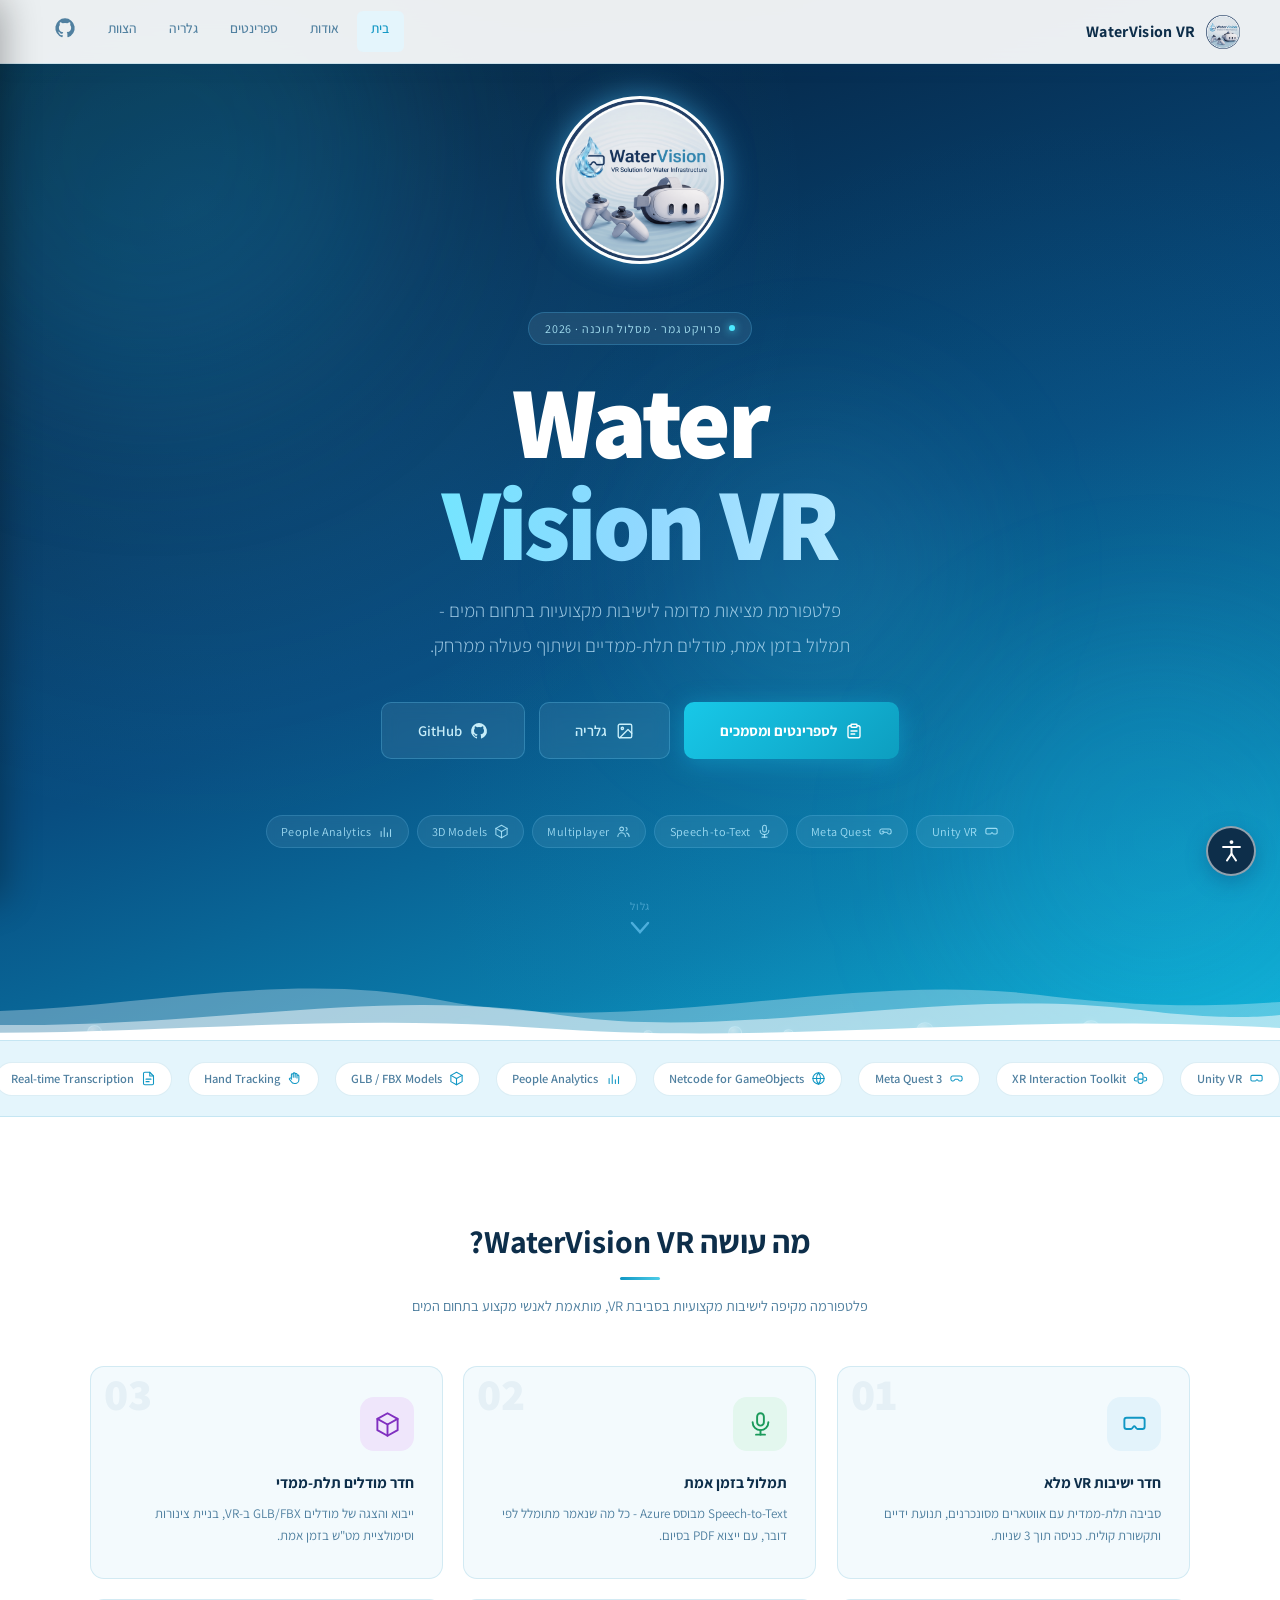
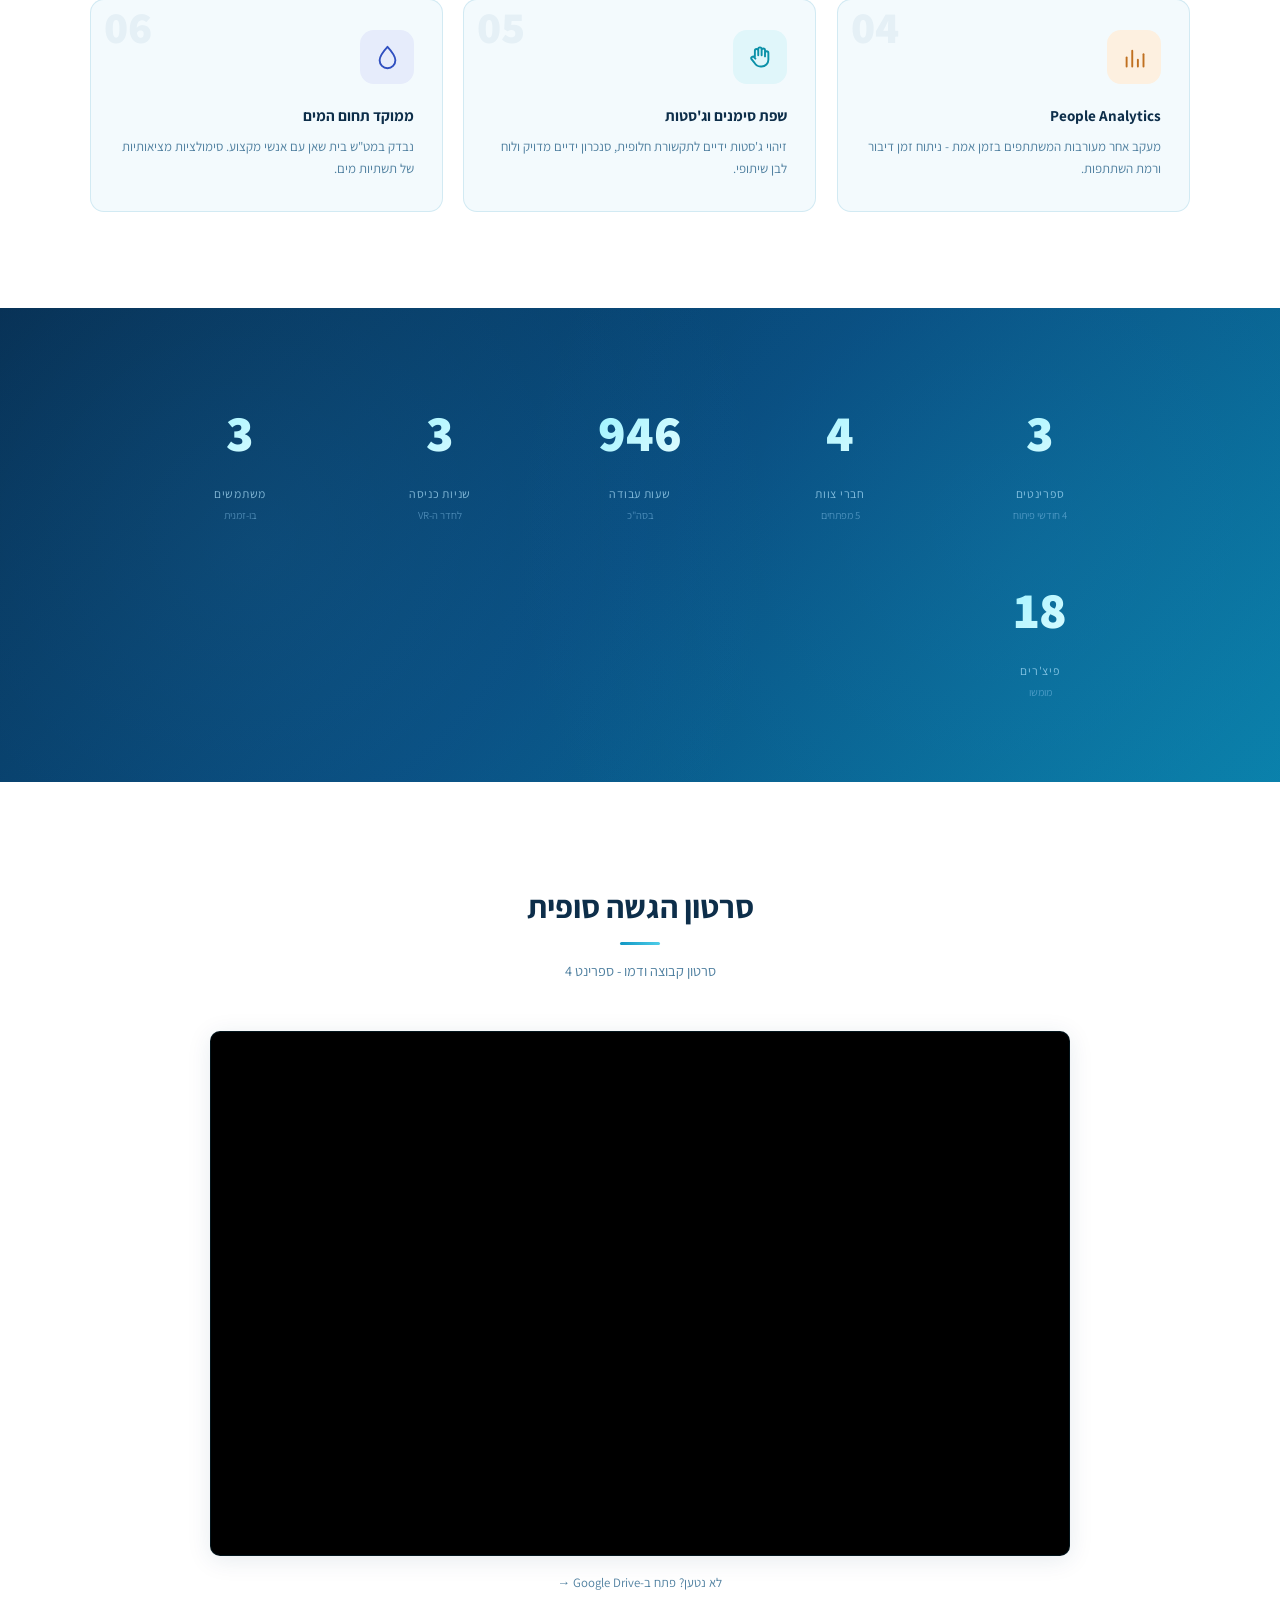
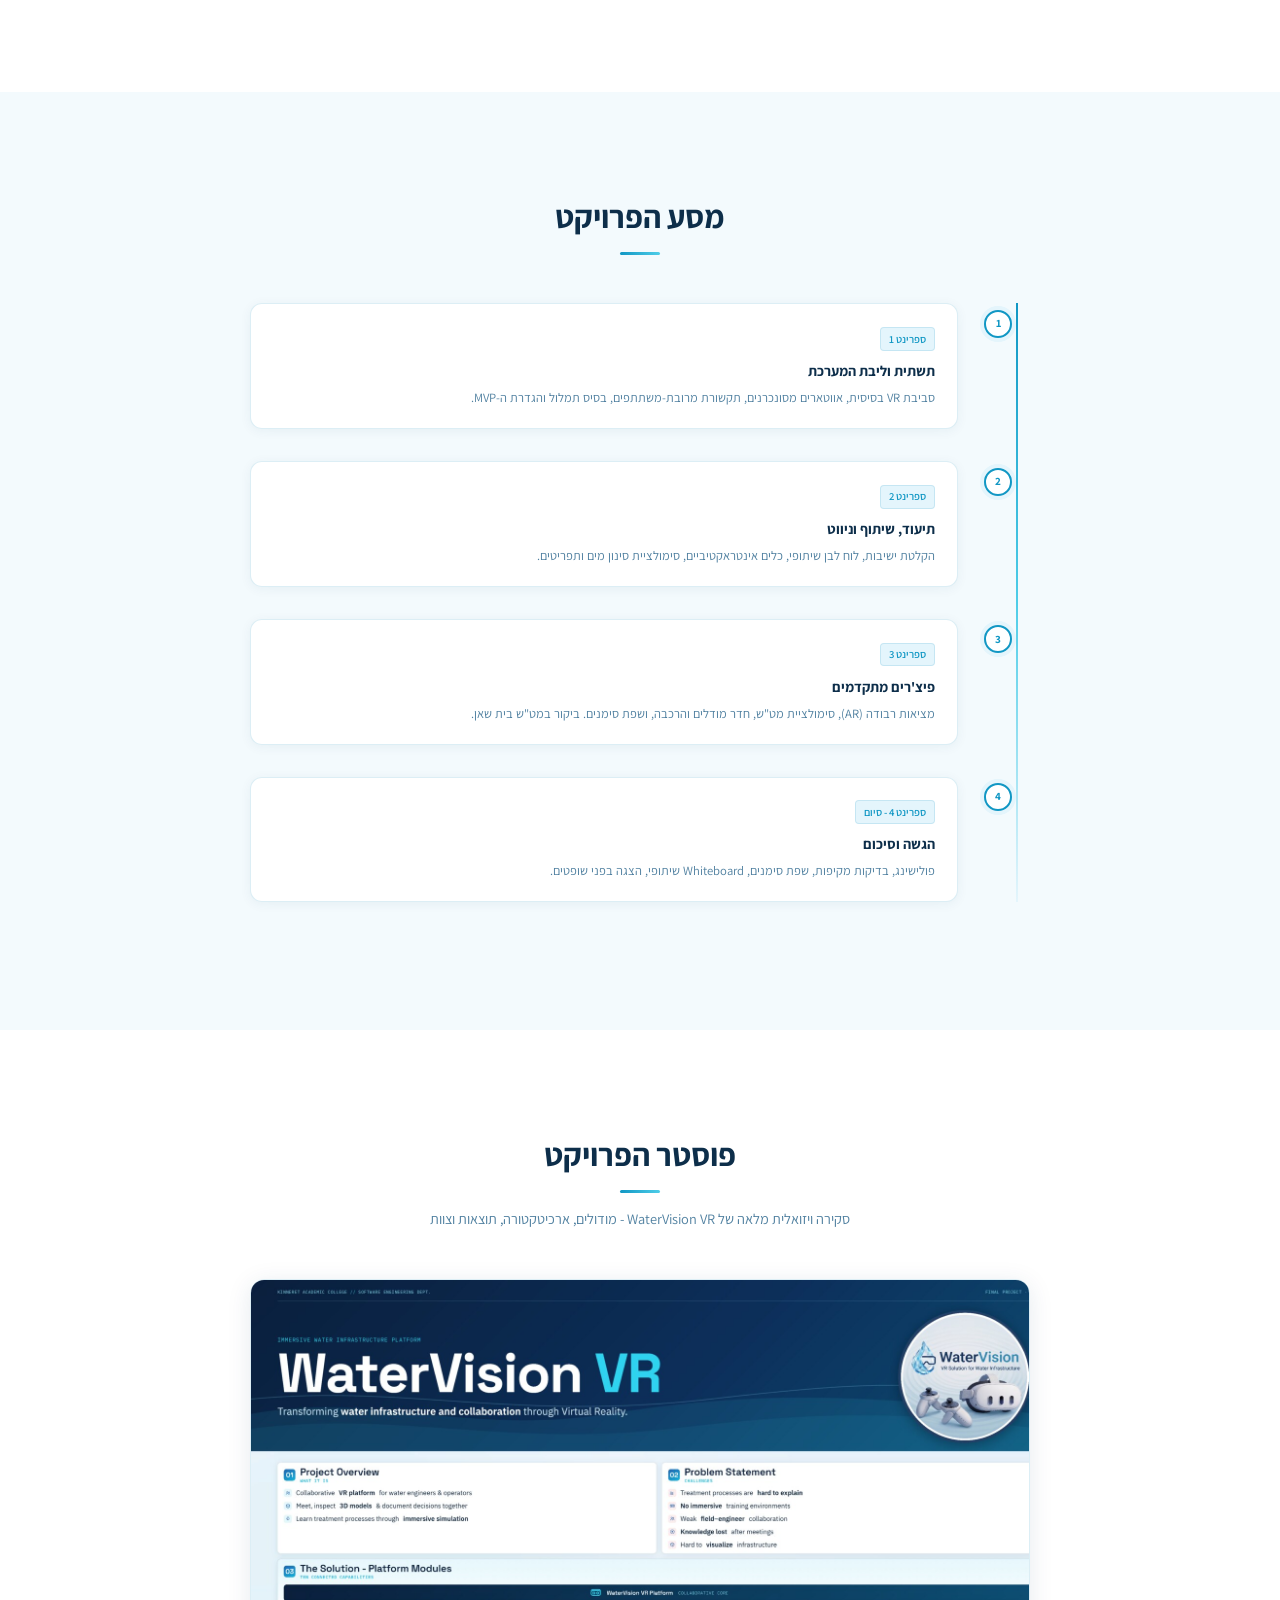
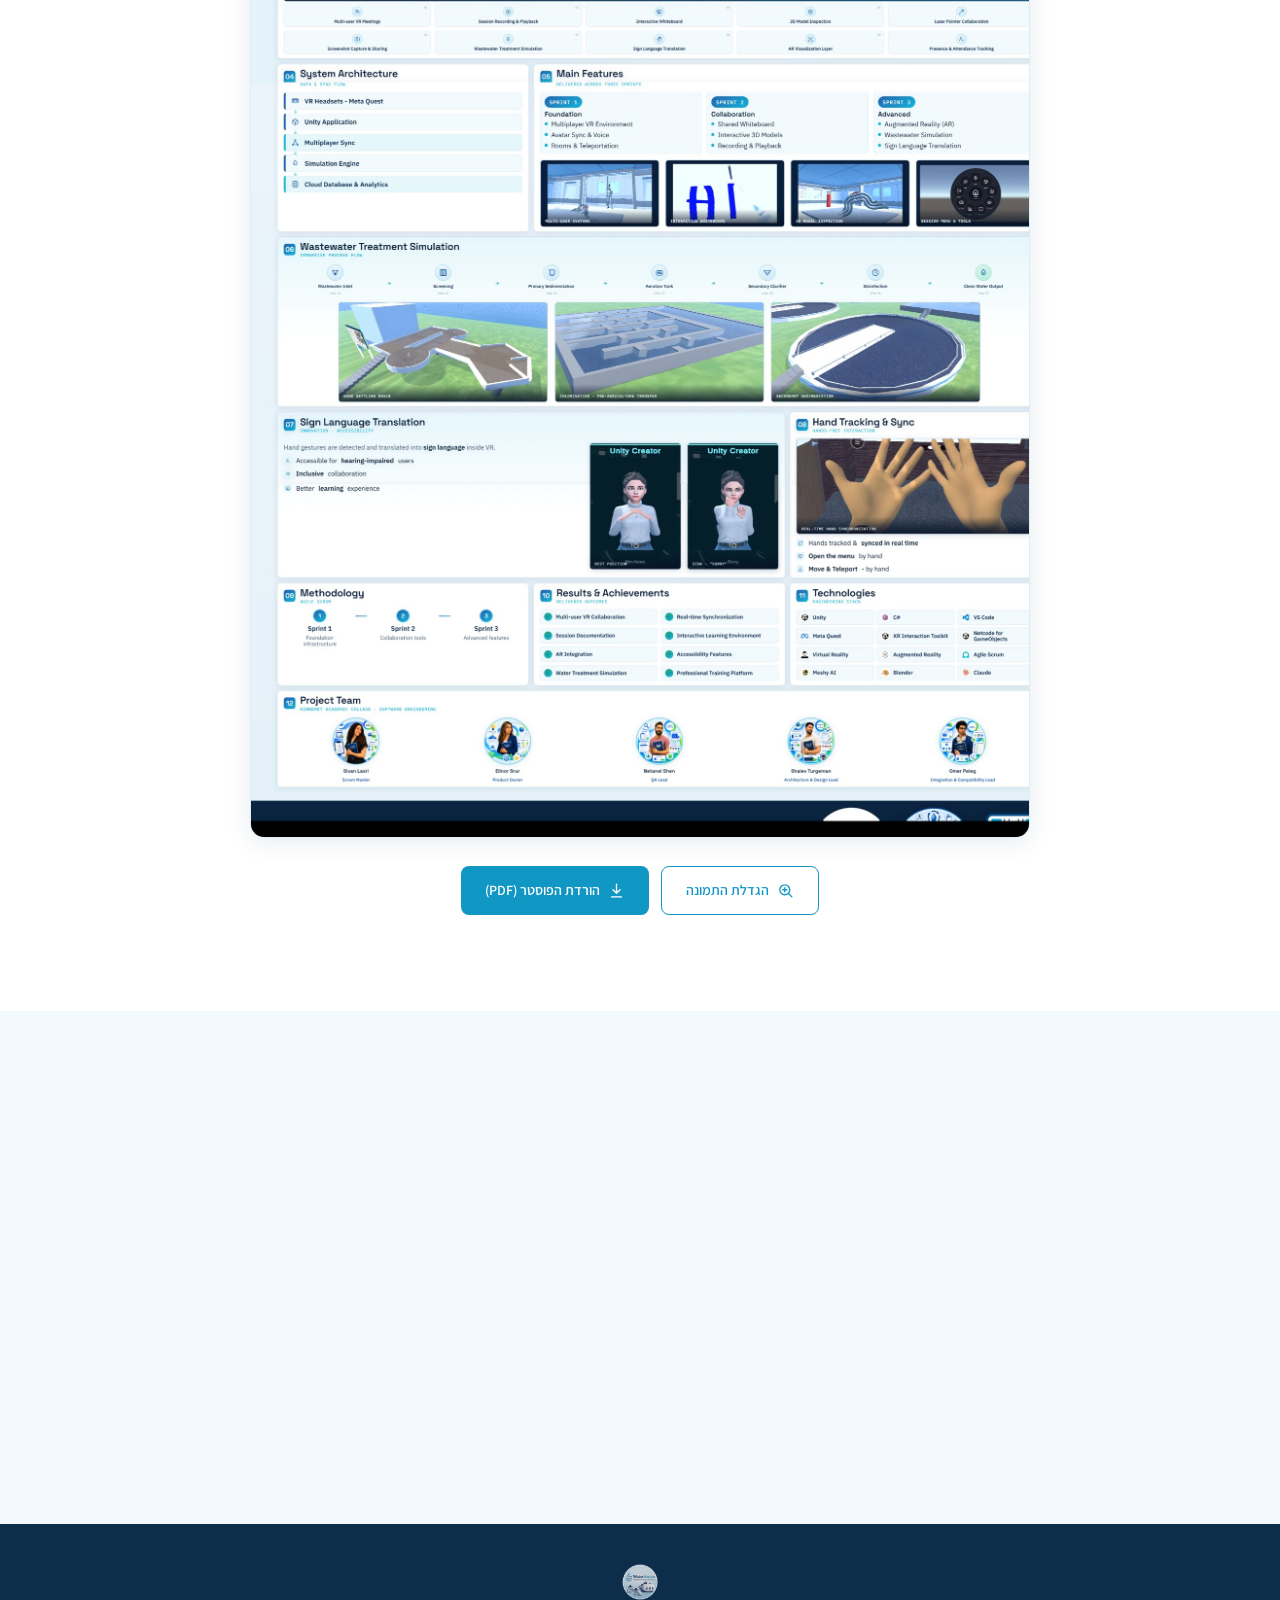
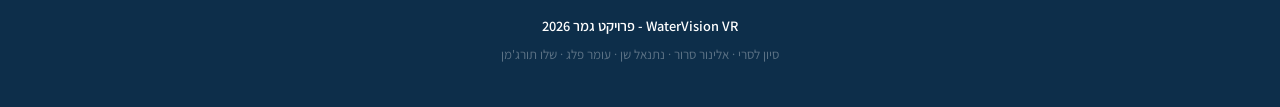
<file: index.html>
<!DOCTYPE html>
<html lang="he" dir="rtl">
<head>
  <meta charset="UTF-8" />
  <meta name="viewport" content="width=device-width, initial-scale=1.0" />
  <title>WaterVision VR - פרויקט גמר</title>
  <link rel="icon" href="assets/favicon.ico" sizes="any" />
  <link rel="icon" type="image/png" href="assets/favicon-32.png" sizes="32x32" />
  <link rel="apple-touch-icon" href="assets/favicon-180.png" />
  <link rel="preconnect" href="https://fonts.googleapis.com">
  <link rel="preconnect" href="https://fonts.gstatic.com" crossorigin>
  <link href="https://fonts.googleapis.com/css2?family=Assistant:wght@300;400;500;600;700;800&display=swap" rel="stylesheet">
  <link rel="stylesheet" href="css/style.css?v=9" />
  <script>/*a11y-init*/try{var a=JSON.parse(localStorage.getItem("wv_a11y")||"{}"),c=document.documentElement;["contrast","grayscale","links","readable","no-motion","big-cursor"].forEach(function(k){if(a[k])c.classList.add("a11y-"+k)});if(a.font&&a.font!=100)c.style.fontSize=a.font+"%";}catch(e){}</script>
  <script>try{if(sessionStorage.getItem('wv_splash'))document.documentElement.className+=' splash-seen';}catch(e){}</script>
  <style>
/* ═══════════════════════════════
   HOME PAGE EXCLUSIVE STYLES
═══════════════════════════════ */

/* ── HERO ─────────────────────── */
#hero {
  min-height: 100vh;
  background: linear-gradient(160deg, #031829 0%, #062e52 25%, #084d80 55%, #0a7dac 80%, #0fb3d8 100%);
  position: relative;
  overflow: hidden;
  display: flex;
  align-items: center;
  justify-content: center;
}

#hero::before {
  content: '';
  position: absolute; inset: 0;
  background:
    radial-gradient(circle at 15% 20%, rgba(80,200,255,0.12), transparent 45%),
    radial-gradient(circle at 85% 75%, rgba(30,180,220,0.10), transparent 50%);
  pointer-events: none;
}

.orb {
  position: absolute; border-radius: 50%;
  filter: blur(80px);
  animation: orb-pulse var(--d,8s) ease-in-out infinite alternate;
  pointer-events: none;
}
.orb-1 { width:500px;height:500px; background:rgba(14,150,200,0.18); top:-100px; left:-100px; --d:9s; }
.orb-2 { width:400px;height:400px; background:rgba(30,200,240,0.12); bottom:0; right:-80px; --d:12s; }
.orb-3 { width:300px;height:300px; background:rgba(80,220,255,0.1); top:40%; right:25%; --d:7s; }
@keyframes orb-pulse { from{transform:scale(0.9) translateY(0)} to{transform:scale(1.1) translateY(-30px)} }

.bubble {
  position: absolute; border-radius: 50%;
  background: radial-gradient(circle at 32% 28%, rgba(255,255,255,0.30), rgba(120,220,255,0.05) 70%);
  border: 1px solid rgba(130,225,255,0.35);
  box-shadow: 0 0 10px rgba(120,220,255,0.15);
  animation: bubble-rise var(--d,15s) ease-in infinite var(--delay,0s);
  pointer-events: none;
}
@keyframes bubble-rise {
  0%   { transform:translateY(0) scale(1); opacity:0; }
  10%  { opacity:0.7; }
  80%  { opacity:0.4; }
  100% { transform:translateY(-110vh) scale(0.4); opacity:0; }
}

.wave-container { position:absolute; bottom:0; left:0; right:0; pointer-events:none; }
.wave-container svg { display:block; }

.hero-content {
  position: relative; z-index: 2;
  text-align: center;
  padding: 6rem 2rem 12rem;
  max-width: 900px;
}

/* ── FLIP COIN LOGO ─────────────── */
.hero-coin {
  width: 168px; height: 168px;
  margin: 0 auto 3rem;
  perspective: 1000px;
  cursor: pointer;
  animation: coin-float 5s ease-in-out infinite;
}
@keyframes coin-float { 0%,100%{transform:translateY(0)} 50%{transform:translateY(-12px)} }
.coin-inner {
  position: relative; width: 100%; height: 100%;
  transform-style: preserve-3d;
  animation: coin-flip 7s ease-in-out infinite;
}
.hero-coin:hover .coin-inner { animation-play-state: paused; }
@keyframes coin-flip {
  0%, 38%   { transform: rotateY(0deg); }
  50%, 88%  { transform: rotateY(180deg); }
  100%      { transform: rotateY(360deg); }
}
.coin-face {
  position: absolute; inset: 0;
  border-radius: 50%;
  overflow: hidden;
  backface-visibility: hidden;
  -webkit-backface-visibility: hidden;
  border: 3px solid rgba(255,255,255,0.85);
  box-shadow: 0 0 30px rgba(80,200,255,0.5), inset 0 0 12px rgba(0,0,0,0.15);
  background: #eaf6fc;
}
.coin-face img { width: 100%; height: 100%; object-fit: cover; display: block; }
.coin-back { transform: rotateY(180deg); }

.hero-eyebrow {
  display: inline-flex; align-items: center; gap: 0.5rem;
  background: rgba(255,255,255,0.08); border: 1px solid rgba(80,200,255,0.25);
  border-radius: 20px; padding: 0.3rem 1rem;
  font-size: 0.75rem; color: rgba(180,240,255,0.9);
  letter-spacing: 0.08em; text-transform: uppercase;
  margin-bottom: 1.5rem; backdrop-filter: blur(6px);
}
.eyebrow-dot {
  width:6px; height:6px; border-radius:50%;
  background:#4ce8ff; box-shadow:0 0 8px #4ce8ff;
  animation: dot-blink 2s ease-in-out infinite;
}
@keyframes dot-blink { 0%,100%{opacity:1} 50%{opacity:0.3} }

.hero-title {
  font-size: clamp(3.5rem, 8vw, 6.5rem);
  font-weight: 900; line-height: 1.0;
  margin-bottom: 0.6rem; letter-spacing: -0.03em;
}
.hero-title .w1 { color: white; display: block; }
.hero-title .w2 {
  display: block;
  background: linear-gradient(100deg, #5cf0ff, #90d8ff, #d0f5ff);
  -webkit-background-clip: text; -webkit-text-fill-color: transparent; background-clip: text;
}

.hero-desc {
  font-size: clamp(1rem, 2.2vw, 1.18rem);
  color: rgba(200,235,255,0.75);
  max-width: 560px; margin: 1.2rem auto 2.5rem;
  line-height: 1.85; font-weight: 300;
}

.hero-cta { display:flex; gap:0.9rem; justify-content:center; flex-wrap:wrap; margin-bottom:3.5rem; }
.cta-primary {
  background: linear-gradient(135deg, #18c8e8, #0d9ec0);
  color: white; padding: 0.9rem 2.2rem; border-radius: 10px;
  font-size: 0.92rem; font-weight: 700;
  box-shadow: 0 4px 24px rgba(20,180,220,0.45);
  transition: transform 0.2s, box-shadow 0.2s;
  text-decoration: none; display: inline-flex; align-items: center; gap: 0.55rem;
}
.cta-primary:hover { transform:translateY(-3px); box-shadow:0 8px 32px rgba(20,180,220,0.6); color:white; }
.cta-ghost {
  background: rgba(255,255,255,0.07); color: rgba(210,245,255,0.95);
  border: 1.5px solid rgba(100,200,240,0.3); padding: 0.9rem 2.2rem;
  border-radius: 10px; font-size: 0.92rem; font-weight: 600;
  backdrop-filter: blur(8px); transition: all 0.2s;
  text-decoration: none; display: inline-flex; align-items: center; gap: 0.55rem;
}
.cta-ghost:hover { background:rgba(255,255,255,0.14); color:white; }
.cta-primary svg, .cta-ghost svg { width:18px; height:18px; }

.tech-row { display:flex; gap:0.5rem; justify-content:center; flex-wrap:wrap; }
.tech-badge {
  background:rgba(255,255,255,0.07); border:1px solid rgba(120,210,255,0.2);
  color:rgba(180,235,255,0.85); padding:0.32rem 0.9rem;
  border-radius:20px; font-size:0.76rem; backdrop-filter:blur(4px); letter-spacing:0.03em;
  display:inline-flex; align-items:center; gap:0.4rem;
}
.tech-badge svg { width:15px; height:15px; }

.scroll-arrow {
  position:absolute; bottom:105px; left:50%; transform:translateX(-50%); z-index:2;
  display:flex; flex-direction:column; align-items:center; gap:0.3rem;
  color:rgba(150,220,255,0.45); font-size:0.7rem; letter-spacing:0.06em;
}
.scroll-arrow svg { animation:arr-bounce 2.5s ease-in-out infinite; }
@keyframes arr-bounce { 0%,100%{transform:translateY(0)} 50%{transform:translateY(6px)} }

/* ── MARQUEE ─────────────────── */
.marquee-section { background:var(--pale); padding:1.3rem 0; overflow:hidden; border-top:1px solid var(--border); border-bottom:1px solid var(--border); }
.marquee-track { display:flex; width:max-content; animation:marquee-go 40s linear infinite; }
.marquee-track:hover { animation-play-state:paused; }
.marquee-group { display:flex; align-items:center; gap:1rem; padding-left:1rem; }
.marquee-item {
  display:flex; align-items:center; gap:0.45rem;
  font-size:0.78rem; font-weight:600; color:var(--muted);
  white-space:nowrap; padding:0.3rem 0.95rem;
  background:white; border:1px solid var(--border); border-radius:20px;
}
.marquee-item svg { width:15px; height:15px; color:var(--teal); flex-shrink:0; }
@keyframes marquee-go { from{transform:translateX(0)} to{transform:translateX(-50%)} }

/* ── FEATURES ────────────────── */
.features-bg { background:white; padding:6rem 2rem; }
.features-inner { max-width:1100px; margin:0 auto; }

.feature-grid {
  display:grid; grid-template-columns:repeat(3,1fr);
  gap:1.25rem; margin-top:3rem;
}
@media(max-width:900px){ .feature-grid{grid-template-columns:1fr 1fr;} }
@media(max-width:600px){ .feature-grid{grid-template-columns:1fr;} }

.feat-card {
  border-radius:14px; padding:1.9rem 1.75rem;
  border:1px solid var(--border); position:relative; overflow:hidden;
  background:var(--bg); transition:transform 0.3s, box-shadow 0.3s;
}
.feat-card:hover { transform:translateY(-6px); box-shadow:0 16px 40px rgba(10,80,130,0.13); }
.feat-num { font-size:2.8rem; font-weight:900; color:rgba(10,80,130,0.06); position:absolute; top:0.3rem; left:0.8rem; line-height:1; user-select:none; }
.feat-icon {
  width:54px; height:54px; border-radius:14px;
  display:flex; align-items:center; justify-content:center;
  margin-bottom:1.1rem; position:relative; z-index:1;
}
.feat-icon svg { width:27px; height:27px; }
.feat-card:nth-child(1) .feat-icon { background:#e3f3fb; color:#1197c4; }
.feat-card:nth-child(2) .feat-icon { background:#e3f7ee; color:#1a9a5a; }
.feat-card:nth-child(3) .feat-icon { background:#efe6fb; color:#8030c0; }
.feat-card:nth-child(4) .feat-icon { background:#fdf0e0; color:#c07020; }
.feat-card:nth-child(5) .feat-icon { background:#e0f6fa; color:#0c91a8; }
.feat-card:nth-child(6) .feat-icon { background:#e6ecfb; color:#3050c0; }
.feat-card h3 { font-size:0.95rem; font-weight:700; color:var(--navy); margin-bottom:0.45rem; }
.feat-card p { font-size:0.82rem; color:var(--muted); line-height:1.7; }

/* ── STATS ───────────────────── */
.stats-section {
  background:linear-gradient(135deg,#062e52 0%,#084d80 50%,#0980aa 100%);
  padding:5rem 2rem; position:relative; overflow:hidden;
}
.stats-section::before {
  content:''; position:absolute; inset:0;
  background-image:
    radial-gradient(circle at 20% 50%,rgba(80,200,255,0.08) 0,transparent 50%),
    radial-gradient(circle at 80% 50%,rgba(80,200,255,0.06) 0,transparent 50%);
}
.stats-inner { max-width:960px; margin:0 auto; position:relative; }
.stats-grid { display:grid; grid-template-columns:repeat(auto-fit,minmax(140px,1fr)); gap:2.5rem; text-align:center; }
.stat-box .num {
  font-size:3.2rem; font-weight:900;
  background:linear-gradient(135deg,#7ef0ff,white);
  -webkit-background-clip:text; -webkit-text-fill-color:transparent; background-clip:text;
  display:block;
}
.stat-box .lbl { font-size:0.75rem; color:rgba(180,230,255,0.7); margin-top:0.35rem; letter-spacing:0.06em; text-transform:uppercase; }
.stat-box .sub { font-size:0.67rem; color:rgba(140,200,240,0.5); margin-top:0.12rem; }

/* ── VIDEO ───────────────────── */
.video-section { padding:6rem 2rem; background:white; }
.video-inner { max-width:860px; margin:0 auto; }

/* ── TIMELINE ────────────────── */
.timeline-section { padding:6rem 2rem; background:var(--bg); }
.timeline-inner { max-width:780px; margin:0 auto; }
.timeline { position:relative; padding-right:2rem; }
.timeline::before {
  content:''; position:absolute; top:0; right:12px; bottom:0; width:2px;
  background:linear-gradient(to bottom,var(--teal),var(--cyan),var(--pale));
}
.timeline-item { position:relative; margin-bottom:2rem; padding-right:2.5rem; }
.timeline-dot {
  position:absolute; top:0.4rem; right:-14px;
  width:28px; height:28px; border-radius:50%;
  background:white; border:2px solid var(--teal);
  display:flex; align-items:center; justify-content:center;
  font-size:0.7rem; font-weight:700; color:var(--teal);
  box-shadow:0 0 0 4px var(--pale); z-index:1;
}
.timeline-card {
  background:white; border:1px solid var(--border); border-radius:12px;
  padding:1.2rem 1.4rem; box-shadow:0 2px 12px rgba(10,60,100,0.06);
  transition:transform 0.25s, box-shadow 0.25s;
}
.timeline-card:hover { transform:translateX(-4px); box-shadow:0 6px 24px rgba(10,80,130,0.1); }
.timeline-card h3 { font-size:0.9rem; font-weight:700; color:var(--navy); margin-bottom:0.3rem; }
.timeline-card p { font-size:0.79rem; color:var(--muted); line-height:1.65; }
.timeline-tag {
  display:inline-block; background:var(--pale); color:var(--teal);
  border:1px solid var(--border); border-radius:4px; padding:0.1rem 0.5rem;
  font-size:0.67rem; font-weight:600; margin-bottom:0.45rem;
}

/* ── POSTER ──────────────────── */
.poster-section { padding: 6rem 2rem; background: white; }
.poster-inner { max-width: 780px; margin: 0 auto; }
.poster-frame { position: relative; }
.poster-link {
  display: block; border-radius: 14px; overflow: hidden;
  border: 1px solid var(--border); box-shadow: var(--shadow);
  position: relative;
}
.poster-link img { width: 100%; display: block; transition: transform 0.4s; }
.poster-link:hover img { transform: scale(1.02); }
.poster-zoom-hint {
  position: absolute; top: 1rem; left: 1rem;
  background: rgba(6,40,71,0.82); color: white;
  display: inline-flex; align-items: center; gap: 0.4rem;
  padding: 0.4rem 0.85rem; border-radius: 8px;
  font-size: 0.78rem; font-weight: 600;
  backdrop-filter: blur(4px); opacity: 0; transition: opacity 0.25s;
}
.poster-link:hover .poster-zoom-hint { opacity: 1; }
.poster-zoom-hint svg { width: 15px; height: 15px; }
.poster-actions { display: flex; gap: 0.75rem; justify-content: center; margin-top: 1.75rem; flex-wrap: wrap; }
.poster-actions .btn svg { width: 17px; height: 17px; }

/* ── QUICK NAV ───────────────── */
.quicknav-section { padding:5rem 2rem; background:white; }
.quicknav-inner { max-width:1100px; margin:0 auto; }
.quicknav-grid { display:grid; grid-template-columns:repeat(auto-fit,minmax(240px,1fr)); gap:1.5rem; margin-top:2.5rem; }
.qn-card {
  border-radius:16px; overflow:hidden; border:1px solid var(--border);
  text-decoration:none; display:block; background:white;
  transition:transform 0.25s, box-shadow 0.25s;
}
.qn-card:hover { transform:translateY(-6px); box-shadow:0 16px 40px rgba(10,80,130,0.14); }
.qn-banner { height:100px; display:flex; align-items:center; justify-content:center; color:white; }
.qn-banner svg { width:42px; height:42px; opacity:0.95; }
.qn-b1 { background:linear-gradient(135deg,#062e52,#1197c4); }
.qn-b2 { background:linear-gradient(135deg,#1a4a20,#28b860); }
.qn-b3 { background:linear-gradient(135deg,#3a1a6e,#9030d0); }
.qn-body { padding:1.25rem 1.5rem 1.5rem; }
.qn-body h3 { font-size:0.93rem; font-weight:700; color:var(--navy); margin-bottom:0.3rem; }
.qn-body p { font-size:0.79rem; color:var(--muted); margin-bottom:0.7rem; }
.qn-link { font-size:0.79rem; font-weight:600; color:var(--teal); }
  </style>
</head>
<body>

<!-- SPLASH -->
<div id="splash">
  <div class="splash-inner">
    <img src="assets/logo.png" alt="WaterVision VR" class="splash-logo" />
    <div class="splash-title">WaterVision VR</div>
    <div class="splash-loader"><span></span></div>
  </div>
  <span class="splash-bubble" style="left:20%;width:12px;height:12px;--d:6s;--delay:0s"></span>
  <span class="splash-bubble" style="left:45%;width:8px;height:8px;--d:7s;--delay:1.5s"></span>
  <span class="splash-bubble" style="left:70%;width:14px;height:14px;--d:8s;--delay:0.8s"></span>
  <span class="splash-bubble" style="left:85%;width:9px;height:9px;--d:6.5s;--delay:2.2s"></span>
  <span class="splash-bubble" style="left:32%;width:10px;height:10px;--d:7.5s;--delay:3s"></span>
</div>

<!-- NAV -->
<nav>
  <div class="nav-logo">
    <img src="assets/logo.png" alt="WaterVision" />
    <span>WaterVision VR</span>
  </div>
  <div class="nav-links">
    <a href="index.html" class="active">בית</a>
    <a href="about.html">אודות</a>
    <a href="sprints.html">ספרינטים</a>
    <a href="gallery.html">גלריה</a>
    <a href="team.html">הצוות</a>
    <a href="https://github.com/SivanSoftware/WaterVision_VR" target="_blank" rel="noopener" class="nav-github" aria-label="GitHub" title="GitHub"><svg width="22" height="22" viewBox="0 0 24 24" fill="currentColor" aria-hidden="true"><path d="M12 1.5a10.5 10.5 0 0 0-3.32 20.47c.53.1.72-.23.72-.5v-1.8c-2.92.63-3.54-1.4-3.54-1.4-.48-1.22-1.17-1.55-1.17-1.55-.96-.65.07-.64.07-.64 1.06.07 1.62 1.09 1.62 1.09.94 1.6 2.47 1.14 3.07.87.1-.68.37-1.14.67-1.4-2.33-.27-4.78-1.17-4.78-5.18 0-1.15.41-2.08 1.08-2.82-.11-.27-.47-1.34.1-2.79 0 0 .88-.28 2.88 1.07a9.9 9.9 0 0 1 5.24 0c2-1.35 2.88-1.07 2.88-1.07.57 1.45.21 2.52.1 2.79.67.74 1.08 1.67 1.08 2.82 0 4.02-2.46 4.9-4.8 5.16.38.33.72.97.72 1.96v2.9c0 .28.19.61.73.5A10.5 10.5 0 0 0 12 1.5z"/></svg></a>
  </div>
</nav>

<!-- HERO -->
<section id="hero">
  <div class="orb orb-1"></div>
  <div class="orb orb-2"></div>
  <div class="orb orb-3"></div>

  <div class="bubble" style="width:12px;height:12px;bottom:0%;right:9%;--d:14s;--delay:0s"></div>
  <div class="bubble" style="width:8px;height:8px;bottom:0%;right:18%;--d:11s;--delay:2s"></div>
  <div class="bubble" style="width:18px;height:18px;bottom:0%;right:27%;--d:16s;--delay:1s"></div>
  <div class="bubble" style="width:6px;height:6px;bottom:0%;right:34%;--d:9s;--delay:3s"></div>
  <div class="bubble" style="width:14px;height:14px;bottom:0%;right:42%;--d:13s;--delay:0.5s"></div>
  <div class="bubble" style="width:10px;height:10px;bottom:0%;right:49%;--d:12s;--delay:4s"></div>
  <div class="bubble" style="width:7px;height:7px;bottom:0%;right:56%;--d:10s;--delay:5s"></div>
  <div class="bubble" style="width:16px;height:16px;bottom:0%;right:63%;--d:15s;--delay:1.5s"></div>
  <div class="bubble" style="width:9px;height:9px;bottom:0%;right:71%;--d:11.5s;--delay:2.6s"></div>
  <div class="bubble" style="width:13px;height:13px;bottom:0%;right:78%;--d:14.5s;--delay:0.9s"></div>
  <div class="bubble" style="width:6px;height:6px;bottom:0%;right:85%;--d:9.5s;--delay:3.7s"></div>
  <div class="bubble" style="width:15px;height:15px;bottom:0%;right:92%;--d:16.5s;--delay:1.9s"></div>
  <div class="bubble" style="width:8px;height:8px;bottom:0%;right:4%;--d:10.5s;--delay:4.5s"></div>
  <div class="bubble" style="width:11px;height:11px;bottom:0%;right:38%;--d:13.5s;--delay:6s"></div>
  <div class="bubble" style="width:7px;height:7px;bottom:0%;right:66%;--d:12.5s;--delay:5.5s"></div>
  <div class="bubble" style="width:20px;height:20px;bottom:0%;right:14%;--d:18s;--delay:2.2s"></div>

  <div class="hero-content">
    <div class="hero-coin" title="לחצו כדי לעצור את הסיבוב">
      <div class="coin-inner">
        <div class="coin-face coin-front"><img src="assets/logo.png" alt="WaterVision VR" /></div>
        <div class="coin-face coin-back"><img src="assets/teamlogo.png" alt="הצוות" /></div>
      </div>
    </div>

    <div class="hero-eyebrow">
      <span class="eyebrow-dot"></span>
      פרויקט גמר &middot; מסלול תוכנה &middot; 2026
    </div>

    <h1 class="hero-title">
      <span class="w1">Water</span>
      <span class="w2">Vision VR</span>
    </h1>

    <p class="hero-desc">
      פלטפורמת מציאות מדומה לישיבות מקצועיות בתחום המים -<br/>
      תמלול בזמן אמת, מודלים תלת-ממדיים ושיתוף פעולה ממרחק.
    </p>

    <div class="hero-cta">
      <a href="sprints.html" class="cta-primary">
        <svg viewBox="0 0 24 24" fill="none" stroke="currentColor" stroke-width="1.8" stroke-linecap="round" stroke-linejoin="round"><rect x="8" y="3" width="8" height="4" rx="1"/><path d="M8 5H6a2 2 0 0 0-2 2v12a2 2 0 0 0 2 2h12a2 2 0 0 0 2-2V7a2 2 0 0 0-2-2h-2"/><line x1="8" y1="12" x2="16" y2="12"/><line x1="8" y1="16" x2="13" y2="16"/></svg>
        לספרינטים ומסמכים
      </a>
      <a href="gallery.html" class="cta-ghost">
        <svg viewBox="0 0 24 24" fill="none" stroke="currentColor" stroke-width="1.8" stroke-linecap="round" stroke-linejoin="round"><rect x="3" y="3" width="18" height="18" rx="2"/><circle cx="8.5" cy="8.5" r="1.5"/><path d="m21 15-5-5L5 21"/></svg>
        גלריה
      </a>
      <a href="https://github.com/SivanSoftware/WaterVision_VR" target="_blank" rel="noopener" class="cta-ghost">
        <svg viewBox="0 0 24 24" fill="currentColor" aria-hidden="true"><path d="M12 1.5a10.5 10.5 0 0 0-3.32 20.47c.53.1.72-.23.72-.5v-1.8c-2.92.63-3.54-1.4-3.54-1.4-.48-1.22-1.17-1.55-1.17-1.55-.96-.65.07-.64.07-.64 1.06.07 1.62 1.09 1.62 1.09.94 1.6 2.47 1.14 3.07.87.1-.68.37-1.14.67-1.4-2.33-.27-4.78-1.17-4.78-5.18 0-1.15.41-2.08 1.08-2.82-.11-.27-.47-1.34.1-2.79 0 0 .88-.28 2.88 1.07a9.9 9.9 0 0 1 5.24 0c2-1.35 2.88-1.07 2.88-1.07.57 1.45.21 2.52.1 2.79.67.74 1.08 1.67 1.08 2.82 0 4.02-2.46 4.9-4.8 5.16.38.33.72.97.72 1.96v2.9c0 .28.19.61.73.5A10.5 10.5 0 0 0 12 1.5z"/></svg>
        GitHub
      </a>
    </div>

    <div class="tech-row">
      <span class="tech-badge">
        <svg viewBox="0 0 24 24" fill="none" stroke="currentColor" stroke-width="1.7" stroke-linecap="round" stroke-linejoin="round"><path d="M3 9a2 2 0 0 1 2-2h14a2 2 0 0 1 2 2v5a2 2 0 0 1-2 2h-3.6a1 1 0 0 1-.8-.4l-1-1.3a1 1 0 0 0-1.6 0l-1 1.3a1 1 0 0 1-.8.4H5a2 2 0 0 1-2-2z"/></svg>
        Unity VR
      </span>
      <span class="tech-badge">
        <svg viewBox="0 0 24 24" fill="none" stroke="currentColor" stroke-width="1.7" stroke-linecap="round" stroke-linejoin="round"><path d="M6 8h12a3 3 0 0 1 3 3v2a3 3 0 0 1-5.5 1.7l-.5-.7a1.5 1.5 0 0 0-1.2-.7h-3.6a1.5 1.5 0 0 0-1.2.7l-.5.7A3 3 0 0 1 3 13v-2a3 3 0 0 1 3-3z"/><line x1="8" y1="11" x2="8" y2="11.01"/><line x1="6.5" y1="12.5" x2="9.5" y2="12.5"/><line x1="16" y1="11" x2="16" y2="11.01"/></svg>
        Meta Quest
      </span>
      <span class="tech-badge">
        <svg viewBox="0 0 24 24" fill="none" stroke="currentColor" stroke-width="1.7" stroke-linecap="round" stroke-linejoin="round"><rect x="9" y="2" width="6" height="11" rx="3"/><path d="M5 10a7 7 0 0 0 14 0"/><line x1="12" y1="17" x2="12" y2="21"/><line x1="8" y1="21" x2="16" y2="21"/></svg>
        Speech-to-Text
      </span>
      <span class="tech-badge">
        <svg viewBox="0 0 24 24" fill="none" stroke="currentColor" stroke-width="1.7" stroke-linecap="round" stroke-linejoin="round"><circle cx="9" cy="8" r="3"/><path d="M3 20a6 6 0 0 1 12 0"/><path d="M16 5.5a3 3 0 0 1 0 5.5M21 20a6 6 0 0 0-4-5.6"/></svg>
        Multiplayer
      </span>
      <span class="tech-badge">
        <svg viewBox="0 0 24 24" fill="none" stroke="currentColor" stroke-width="1.7" stroke-linecap="round" stroke-linejoin="round"><path d="M12 2 3 7v10l9 5 9-5V7z"/><path d="M3 7l9 5 9-5"/><path d="M12 12v10"/></svg>
        3D Models
      </span>
      <span class="tech-badge">
        <svg viewBox="0 0 24 24" fill="none" stroke="currentColor" stroke-width="1.7" stroke-linecap="round" stroke-linejoin="round"><line x1="5" y1="20" x2="5" y2="12"/><line x1="10" y1="20" x2="10" y2="6"/><line x1="15" y1="20" x2="15" y2="14"/><line x1="20" y1="20" x2="20" y2="9"/></svg>
        People Analytics
      </span>
    </div>
  </div>

  <div class="scroll-arrow">
    גלול
    <svg width="20" height="14" viewBox="0 0 20 14" fill="none">
      <path d="M2 2L10 11L18 2" stroke="rgba(120,210,255,0.6)" stroke-width="2.5" stroke-linecap="round"/>
    </svg>
  </div>

  <div class="wave-container">
    <svg viewBox="0 0 1440 100" preserveAspectRatio="none" style="height:100px" xmlns="http://www.w3.org/2000/svg">
      <path d="M0,60 C200,100 400,20 600,60 C800,100 1000,30 1200,55 C1320,70 1390,65 1440,62 L1440,100 L0,100Z" fill="white" opacity="0.3"/>
      <path d="M0,75 C300,110 500,40 720,75 C900,102 1100,45 1300,70 C1380,80 1420,77 1440,75 L1440,100 L0,100Z" fill="white" opacity="0.5"/>
      <path d="M0,88 C250,105 450,70 700,88 C950,106 1150,72 1440,88 L1440,100 L0,100Z" fill="white"/>
    </svg>
  </div>
</section>

<!-- MARQUEE -->
<div class="marquee-section">
  <div class="marquee-track" id="marqueeTrack">
    <div class="marquee-group">
      <span class="marquee-item"><svg viewBox="0 0 24 24" fill="none" stroke="currentColor" stroke-width="1.7" stroke-linecap="round" stroke-linejoin="round"><path d="M3 9a2 2 0 0 1 2-2h14a2 2 0 0 1 2 2v5a2 2 0 0 1-2 2h-3.6a1 1 0 0 1-.8-.4l-1-1.3a1 1 0 0 0-1.6 0l-1 1.3a1 1 0 0 1-.8.4H5a2 2 0 0 1-2-2z"/></svg>Unity VR</span>
      <span class="marquee-item"><svg viewBox="0 0 24 24" fill="none" stroke="currentColor" stroke-width="1.7" stroke-linecap="round" stroke-linejoin="round"><path d="M18 10h1a3 3 0 0 1 0 6h-1M6 10H5a3 3 0 0 0 0 6h1M9 13h6M12 3a4 4 0 0 1 4 4v9a4 4 0 0 1-8 0V7a4 4 0 0 1 4-4z"/></svg>XR Interaction Toolkit</span>
      <span class="marquee-item"><svg viewBox="0 0 24 24" fill="none" stroke="currentColor" stroke-width="1.7" stroke-linecap="round" stroke-linejoin="round"><path d="M6 8h12a3 3 0 0 1 3 3v2a3 3 0 0 1-5.5 1.7l-.5-.7a1.5 1.5 0 0 0-1.2-.7h-3.6a1.5 1.5 0 0 0-1.2.7l-.5.7A3 3 0 0 1 3 13v-2a3 3 0 0 1 3-3z"/></svg>Meta Quest 3</span>
      <span class="marquee-item"><svg viewBox="0 0 24 24" fill="none" stroke="currentColor" stroke-width="1.7" stroke-linecap="round" stroke-linejoin="round"><circle cx="12" cy="12" r="9"/><path d="M3 12h18M12 3a14 14 0 0 1 0 18M12 3a14 14 0 0 0 0 18"/></svg>Netcode for GameObjects</span>
      <span class="marquee-item"><svg viewBox="0 0 24 24" fill="none" stroke="currentColor" stroke-width="1.7" stroke-linecap="round" stroke-linejoin="round"><line x1="5" y1="20" x2="5" y2="12"/><line x1="10" y1="20" x2="10" y2="6"/><line x1="15" y1="20" x2="15" y2="14"/><line x1="20" y1="20" x2="20" y2="9"/></svg>People Analytics</span>
      <span class="marquee-item"><svg viewBox="0 0 24 24" fill="none" stroke="currentColor" stroke-width="1.7" stroke-linecap="round" stroke-linejoin="round"><path d="M12 2 3 7v10l9 5 9-5V7z"/><path d="M3 7l9 5 9-5"/><path d="M12 12v10"/></svg>GLB / FBX Models</span>
      <span class="marquee-item"><svg viewBox="0 0 24 24" fill="none" stroke="currentColor" stroke-width="1.7" stroke-linecap="round" stroke-linejoin="round"><path d="M7 11V6a1.5 1.5 0 0 1 3 0v4M10 9.5V4.5a1.5 1.5 0 0 1 3 0V10M13 10V5.5a1.5 1.5 0 0 1 3 0V11M16 11V8a1.5 1.5 0 0 1 3 0v6a6 6 0 0 1-6 6h-1a6 6 0 0 1-5.3-3.2L4 13.5a1.5 1.5 0 0 1 2.6-1.5L7.5 13"/></svg>Hand Tracking</span>
      <span class="marquee-item"><svg viewBox="0 0 24 24" fill="none" stroke="currentColor" stroke-width="1.7" stroke-linecap="round" stroke-linejoin="round"><path d="M14 2H6a2 2 0 0 0-2 2v16a2 2 0 0 0 2 2h12a2 2 0 0 0 2-2V8z"/><path d="M14 2v6h6"/><line x1="8" y1="13" x2="16" y2="13"/><line x1="8" y1="17" x2="13" y2="17"/></svg>Real-time Transcription</span>
      <span class="marquee-item"><svg viewBox="0 0 24 24" fill="none" stroke="currentColor" stroke-width="1.7" stroke-linecap="round" stroke-linejoin="round"><path d="M10 13a5 5 0 0 0 7 0l2-2a5 5 0 0 0-7-7l-1 1"/><path d="M14 11a5 5 0 0 0-7 0l-2 2a5 5 0 0 0 7 7l1-1"/></svg>Augmented Reality (AR)</span>
      <span class="marquee-item"><svg viewBox="0 0 24 24" fill="none" stroke="currentColor" stroke-width="1.7" stroke-linecap="round" stroke-linejoin="round"><path d="M12 2.5C12 2.5 5 10 5 14.5a7 7 0 0 0 14 0C19 10 12 2.5 12 2.5z"/></svg>Water Infrastructure</span>
    </div>
    <div class="marquee-group" aria-hidden="true">
      <span class="marquee-item"><svg viewBox="0 0 24 24" fill="none" stroke="currentColor" stroke-width="1.7" stroke-linecap="round" stroke-linejoin="round"><path d="M3 9a2 2 0 0 1 2-2h14a2 2 0 0 1 2 2v5a2 2 0 0 1-2 2h-3.6a1 1 0 0 1-.8-.4l-1-1.3a1 1 0 0 0-1.6 0l-1 1.3a1 1 0 0 1-.8.4H5a2 2 0 0 1-2-2z"/></svg>Unity VR</span>
      <span class="marquee-item"><svg viewBox="0 0 24 24" fill="none" stroke="currentColor" stroke-width="1.7" stroke-linecap="round" stroke-linejoin="round"><path d="M18 10h1a3 3 0 0 1 0 6h-1M6 10H5a3 3 0 0 0 0 6h1M9 13h6M12 3a4 4 0 0 1 4 4v9a4 4 0 0 1-8 0V7a4 4 0 0 1 4-4z"/></svg>XR Interaction Toolkit</span>
      <span class="marquee-item"><svg viewBox="0 0 24 24" fill="none" stroke="currentColor" stroke-width="1.7" stroke-linecap="round" stroke-linejoin="round"><path d="M6 8h12a3 3 0 0 1 3 3v2a3 3 0 0 1-5.5 1.7l-.5-.7a1.5 1.5 0 0 0-1.2-.7h-3.6a1.5 1.5 0 0 0-1.2.7l-.5.7A3 3 0 0 1 3 13v-2a3 3 0 0 1 3-3z"/></svg>Meta Quest 3</span>
      <span class="marquee-item"><svg viewBox="0 0 24 24" fill="none" stroke="currentColor" stroke-width="1.7" stroke-linecap="round" stroke-linejoin="round"><circle cx="12" cy="12" r="9"/><path d="M3 12h18M12 3a14 14 0 0 1 0 18M12 3a14 14 0 0 0 0 18"/></svg>Netcode for GameObjects</span>
      <span class="marquee-item"><svg viewBox="0 0 24 24" fill="none" stroke="currentColor" stroke-width="1.7" stroke-linecap="round" stroke-linejoin="round"><line x1="5" y1="20" x2="5" y2="12"/><line x1="10" y1="20" x2="10" y2="6"/><line x1="15" y1="20" x2="15" y2="14"/><line x1="20" y1="20" x2="20" y2="9"/></svg>People Analytics</span>
      <span class="marquee-item"><svg viewBox="0 0 24 24" fill="none" stroke="currentColor" stroke-width="1.7" stroke-linecap="round" stroke-linejoin="round"><path d="M12 2 3 7v10l9 5 9-5V7z"/><path d="M3 7l9 5 9-5"/><path d="M12 12v10"/></svg>GLB / FBX Models</span>
      <span class="marquee-item"><svg viewBox="0 0 24 24" fill="none" stroke="currentColor" stroke-width="1.7" stroke-linecap="round" stroke-linejoin="round"><path d="M7 11V6a1.5 1.5 0 0 1 3 0v4M10 9.5V4.5a1.5 1.5 0 0 1 3 0V10M13 10V5.5a1.5 1.5 0 0 1 3 0V11M16 11V8a1.5 1.5 0 0 1 3 0v6a6 6 0 0 1-6 6h-1a6 6 0 0 1-5.3-3.2L4 13.5a1.5 1.5 0 0 1 2.6-1.5L7.5 13"/></svg>Hand Tracking</span>
      <span class="marquee-item"><svg viewBox="0 0 24 24" fill="none" stroke="currentColor" stroke-width="1.7" stroke-linecap="round" stroke-linejoin="round"><path d="M14 2H6a2 2 0 0 0-2 2v16a2 2 0 0 0 2 2h12a2 2 0 0 0 2-2V8z"/><path d="M14 2v6h6"/><line x1="8" y1="13" x2="16" y2="13"/><line x1="8" y1="17" x2="13" y2="17"/></svg>Real-time Transcription</span>
      <span class="marquee-item"><svg viewBox="0 0 24 24" fill="none" stroke="currentColor" stroke-width="1.7" stroke-linecap="round" stroke-linejoin="round"><path d="M10 13a5 5 0 0 0 7 0l2-2a5 5 0 0 0-7-7l-1 1"/><path d="M14 11a5 5 0 0 0-7 0l-2 2a5 5 0 0 0 7 7l1-1"/></svg>Augmented Reality (AR)</span>
      <span class="marquee-item"><svg viewBox="0 0 24 24" fill="none" stroke="currentColor" stroke-width="1.7" stroke-linecap="round" stroke-linejoin="round"><path d="M12 2.5C12 2.5 5 10 5 14.5a7 7 0 0 0 14 0C19 10 12 2.5 12 2.5z"/></svg>Water Infrastructure</span>
    </div>
  </div>
</div>

<!-- FEATURES -->
<div class="features-bg">
  <div class="features-inner">
    <div class="sec-title fade-in">
      <h2>מה עושה WaterVision VR?</h2>
      <div class="line"></div>
      <p>פלטפורמה מקיפה לישיבות מקצועיות בסביבת VR, מותאמת לאנשי מקצוע בתחום המים</p>
    </div>
    <div class="feature-grid">
      <div class="feat-card fade-in">
        <span class="feat-num">01</span>
        <div class="feat-icon"><svg viewBox="0 0 24 24" fill="none" stroke="currentColor" stroke-width="1.7" stroke-linecap="round" stroke-linejoin="round"><path d="M3 8a2 2 0 0 1 2-2h14a2 2 0 0 1 2 2v6a2 2 0 0 1-2 2h-4.4a1 1 0 0 1-.8-.4l-1.2-1.6a1 1 0 0 0-1.6 0l-1.2 1.6a1 1 0 0 1-.8.4H5a2 2 0 0 1-2-2z"/></svg></div>
        <h3>חדר ישיבות VR מלא</h3>
        <p>סביבה תלת-ממדית עם אווטארים מסונכרנים, תנועת ידיים ותקשורת קולית. כניסה תוך 3 שניות.</p>
      </div>
      <div class="feat-card fade-in">
        <span class="feat-num">02</span>
        <div class="feat-icon"><svg viewBox="0 0 24 24" fill="none" stroke="currentColor" stroke-width="1.7" stroke-linecap="round" stroke-linejoin="round"><rect x="9" y="2" width="6" height="11" rx="3"/><path d="M5 10a7 7 0 0 0 14 0"/><line x1="12" y1="17" x2="12" y2="21"/><line x1="8" y1="21" x2="16" y2="21"/></svg></div>
        <h3>תמלול בזמן אמת</h3>
        <p>Speech-to-Text מבוסס Azure - כל מה שנאמר מתומלל לפי דובר, עם ייצוא PDF בסיום.</p>
      </div>
      <div class="feat-card fade-in">
        <span class="feat-num">03</span>
        <div class="feat-icon"><svg viewBox="0 0 24 24" fill="none" stroke="currentColor" stroke-width="1.7" stroke-linecap="round" stroke-linejoin="round"><path d="M12 2 3 7v10l9 5 9-5V7z"/><path d="M3 7l9 5 9-5"/><path d="M12 12v10"/></svg></div>
        <h3>חדר מודלים תלת-ממדי</h3>
        <p>ייבוא והצגה של מודלים GLB/FBX ב-VR, בניית צינורות וסימולציית מט"ש בזמן אמת.</p>
      </div>
      <div class="feat-card fade-in">
        <span class="feat-num">04</span>
        <div class="feat-icon"><svg viewBox="0 0 24 24" fill="none" stroke="currentColor" stroke-width="1.7" stroke-linecap="round" stroke-linejoin="round"><line x1="5" y1="20" x2="5" y2="12"/><line x1="10" y1="20" x2="10" y2="6"/><line x1="15" y1="20" x2="15" y2="14"/><line x1="20" y1="20" x2="20" y2="9"/></svg></div>
        <h3>People Analytics</h3>
        <p>מעקב אחר מעורבות המשתתפים בזמן אמת - ניתוח זמן דיבור ורמת השתתפות.</p>
      </div>
      <div class="feat-card fade-in">
        <span class="feat-num">05</span>
        <div class="feat-icon"><svg viewBox="0 0 24 24" fill="none" stroke="currentColor" stroke-width="1.7" stroke-linecap="round" stroke-linejoin="round"><path d="M7 11V6a1.5 1.5 0 0 1 3 0v4M10 9.5V4.5a1.5 1.5 0 0 1 3 0V10M13 10V5.5a1.5 1.5 0 0 1 3 0V11M16 11V8a1.5 1.5 0 0 1 3 0v6a6 6 0 0 1-6 6h-1a6 6 0 0 1-5.3-3.2L4 13.5a1.5 1.5 0 0 1 2.6-1.5L7.5 13"/></svg></div>
        <h3>שפת סימנים וג'סטות</h3>
        <p>זיהוי ג'סטות ידיים לתקשורת חלופית, סנכרון ידיים מדויק ולוח לבן שיתופי.</p>
      </div>
      <div class="feat-card fade-in">
        <span class="feat-num">06</span>
        <div class="feat-icon"><svg viewBox="0 0 24 24" fill="none" stroke="currentColor" stroke-width="1.7" stroke-linecap="round" stroke-linejoin="round"><path d="M12 2.5C12 2.5 5 10 5 14.5a7 7 0 0 0 14 0C19 10 12 2.5 12 2.5z"/></svg></div>
        <h3>ממוקד תחום המים</h3>
        <p>נבדק במט"ש בית שאן עם אנשי מקצוע. סימולציות מציאותיות של תשתיות מים.</p>
      </div>
    </div>
  </div>
</div>

<!-- STATS -->
<div class="stats-section">
  <div class="stats-inner">
    <div class="stats-grid fade-in">
      <div class="stat-box"><span class="num" data-target="4">0</span><div class="lbl">ספרינטים</div><div class="sub">4 חודשי פיתוח</div></div>
      <div class="stat-box"><span class="num" data-target="5">0</span><div class="lbl">חברי צוות</div><div class="sub">5 מפתחים</div></div>
      <div class="stat-box"><span class="num" data-target="1120">0</span><div class="lbl">שעות עבודה</div><div class="sub">בסה"כ</div></div>
      <div class="stat-box"><span class="num" data-target="3">0</span><div class="lbl">שניות כניסה</div><div class="sub">לחדר ה-VR</div></div>
      <div class="stat-box"><span class="num" data-target="4">0</span><div class="lbl">משתמשים</div><div class="sub">בו-זמנית</div></div>
      <div class="stat-box"><span class="num" data-target="21">0</span><div class="lbl">פיצ'רים</div><div class="sub">מומשו</div></div>
    </div>
  </div>
</div>

<!-- VIDEO -->
<div class="video-section fade-in">
  <div class="video-inner">
    <div class="sec-title">
      <h2>סרטון הגשה סופית</h2>
      <div class="line"></div>
      <p>סרטון קבוצה ודמו - ספרינט 4</p>
    </div>
    <div class="video-embed">
      <iframe src="https://drive.google.com/file/d/1_EYbdvHYdRXkJc6etKTqnHNrgDusS1hC/preview" allowfullscreen allow="autoplay"></iframe>
    </div>
    <div style="text-align:center;margin-top:0.75rem;">
      <a href="https://drive.google.com/file/d/1_EYbdvHYdRXkJc6etKTqnHNrgDusS1hC/view" target="_blank" style="font-size:0.8rem;color:var(--muted);">לא נטען? פתח ב-Google Drive &rarr;</a>
    </div>
  </div>
</div>

<!-- TIMELINE -->
<div class="timeline-section">
  <div class="timeline-inner">
    <div class="sec-title fade-in">
      <h2>מסע הפרויקט</h2>
      <div class="line"></div>
    </div>
    <div class="timeline fade-in">
      <div class="timeline-item">
        <div class="timeline-dot">1</div>
        <div class="timeline-card">
          <span class="timeline-tag">ספרינט 1</span>
          <h3>תשתית וליבת המערכת</h3>
          <p>סביבת VR בסיסית, אווטארים מסונכרנים, תקשורת מרובת-משתתפים, בסיס תמלול והגדרת ה-MVP.</p>
        </div>
      </div>
      <div class="timeline-item">
        <div class="timeline-dot">2</div>
        <div class="timeline-card">
          <span class="timeline-tag">ספרינט 2</span>
          <h3>תיעוד, שיתוף וניווט</h3>
          <p>הקלטת ישיבות, לוח לבן שיתופי, כלים אינטראקטיביים, סימולציית סינון מים ותפריטים.</p>
        </div>
      </div>
      <div class="timeline-item">
        <div class="timeline-dot">3</div>
        <div class="timeline-card">
          <span class="timeline-tag">ספרינט 3</span>
          <h3>פיצ'רים מתקדמים</h3>
          <p>מציאות רבודה (AR), סימולציית מט"ש, חדר מודלים והרכבה, ושפת סימנים. ביקור במט"ש בית שאן.</p>
        </div>
      </div>
      <div class="timeline-item">
        <div class="timeline-dot">4</div>
        <div class="timeline-card">
          <span class="timeline-tag">ספרינט 4 - סיום</span>
          <h3>הגשה וסיכום</h3>
          <p>פולישינג, בדיקות מקיפות, שפת סימנים, Whiteboard שיתופי, הצגה בפני שופטים.</p>
        </div>
      </div>
    </div>
  </div>
</div>

<!-- POSTER -->
<div class="poster-section">
  <div class="poster-inner">
    <div class="sec-title fade-in">
      <h2>פוסטר הפרויקט</h2>
      <div class="line"></div>
      <p>סקירה ויזואלית מלאה של WaterVision VR - מודולים, ארכיטקטורה, תוצאות וצוות</p>
    </div>
    <div class="poster-frame fade-in">
      <a href="assets/poster.jpg" target="_blank" rel="noopener" class="poster-link">
        <span class="poster-zoom-hint">
          <svg viewBox="0 0 24 24" fill="none" stroke="currentColor" stroke-width="1.9" stroke-linecap="round" stroke-linejoin="round"><circle cx="11" cy="11" r="7"/><line x1="21" y1="21" x2="16.5" y2="16.5"/><line x1="11" y1="8" x2="11" y2="14"/><line x1="8" y1="11" x2="14" y2="11"/></svg>
          לחצו להגדלה
        </span>
        <img src="assets/poster.jpg" alt="פוסטר WaterVision VR" loading="lazy" />
      </a>
      <div class="poster-actions">
        <a href="assets/poster.jpg" target="_blank" rel="noopener" class="btn btn-outline">
          <svg viewBox="0 0 24 24" fill="none" stroke="currentColor" stroke-width="1.9" stroke-linecap="round" stroke-linejoin="round"><circle cx="11" cy="11" r="7"/><line x1="21" y1="21" x2="16.5" y2="16.5"/><line x1="11" y1="8" x2="11" y2="14"/><line x1="8" y1="11" x2="14" y2="11"/></svg>
          הגדלת התמונה
        </a>
        <a href="assets/WaterVision-VR-Poster.pdf" target="_blank" rel="noopener" class="btn btn-primary">
          <svg viewBox="0 0 24 24" fill="none" stroke="currentColor" stroke-width="1.9" stroke-linecap="round" stroke-linejoin="round"><path d="M12 3v12"/><path d="m7 11 5 5 5-5"/><path d="M5 21h14"/></svg>
          הורדת הפוסטר (PDF)
        </a>
      </div>
    </div>
  </div>
</div>

<!-- QUICK NAV -->
<div class="quicknav-section fade-in">
  <div class="quicknav-inner">
    <div class="sec-title">
      <h2>גלה עוד</h2>
      <div class="line"></div>
    </div>
    <div class="quicknav-grid">
      <a href="sprints.html" class="qn-card">
        <div class="qn-banner qn-b1"><svg viewBox="0 0 24 24" fill="none" stroke="currentColor" stroke-width="1.6" stroke-linecap="round" stroke-linejoin="round"><rect x="8" y="3" width="8" height="4" rx="1"/><path d="M8 5H6a2 2 0 0 0-2 2v12a2 2 0 0 0 2 2h12a2 2 0 0 0 2-2V7a2 2 0 0 0-2-2h-2"/><line x1="8" y1="12" x2="16" y2="12"/><line x1="8" y1="16" x2="13" y2="16"/></svg></div>
        <div class="qn-body">
          <h3>ספרינטים ומסמכים</h3>
          <p>סרטונים, מסמכים ותיעוד מארבעת הספרינטים.</p>
          <span class="qn-link">לספרינטים &larr;</span>
        </div>
      </a>
      <a href="gallery.html" class="qn-card">
        <div class="qn-banner qn-b2"><svg viewBox="0 0 24 24" fill="none" stroke="currentColor" stroke-width="1.6" stroke-linecap="round" stroke-linejoin="round"><rect x="3" y="3" width="18" height="18" rx="2"/><circle cx="8.5" cy="8.5" r="1.5"/><path d="m21 15-5-5L5 21"/></svg></div>
        <div class="qn-body">
          <h3>גלריה</h3>
          <p>21 צילומי מסך מה-VR ותמונות מאירועי הפרויקט.</p>
          <span class="qn-link">לגלריה &larr;</span>
        </div>
      </a>
      <a href="team.html" class="qn-card">
        <div class="qn-banner qn-b3"><svg viewBox="0 0 24 24" fill="none" stroke="currentColor" stroke-width="1.6" stroke-linecap="round" stroke-linejoin="round"><circle cx="9" cy="8" r="3"/><path d="M3 20a6 6 0 0 1 12 0"/><path d="M16 5.5a3 3 0 0 1 0 5.5M21 20a6 6 0 0 0-4-5.6"/></svg></div>
        <div class="qn-body">
          <h3>הצוות</h3>
          <p>הכירו את חמשת חברי הצוות שמאחורי המוצר.</p>
          <span class="qn-link">לצוות &larr;</span>
        </div>
      </a>
    </div>
  </div>
</div>

<!-- FOOTER -->
<footer>
  <img src="assets/logo.png" alt="WaterVision" />
  <div class="footer-name">WaterVision VR - פרויקט גמר 2026</div>
  <div class="footer-team">סיון לסרי &middot; אלינור סרור &middot; נתנאל שן &middot; עומר פלג &middot; שלו תורג'מן</div>
</footer>

<script>
const fadeObs = new IntersectionObserver(entries => {
  entries.forEach(e => { if(e.isIntersecting){ e.target.classList.add('visible'); fadeObs.unobserve(e.target); } });
}, { threshold: 0.08 });
document.querySelectorAll('.fade-in').forEach(el => fadeObs.observe(el));

function animateCounter(el, target, duration) {
  const start = performance.now();
  const run = now => {
    const p = Math.min((now - start) / duration, 1);
    const eased = 1 - Math.pow(1 - p, 3);
    el.textContent = Math.round(eased * target);
    if (p < 1) requestAnimationFrame(run);
    else el.textContent = target;
  };
  requestAnimationFrame(run);
}
const counterObs = new IntersectionObserver(entries => {
  entries.forEach(e => {
    if (!e.isIntersecting) return;
    e.target.querySelectorAll('[data-target]').forEach(el => {
      animateCounter(el, parseInt(el.dataset.target), 1800);
    });
    counterObs.unobserve(e.target);
  });
}, { threshold: 0.3 });
const sg = document.querySelector('.stats-grid');
if (sg) counterObs.observe(sg);
</script>
<script src="js/nav.js" defer></script>
<script src="js/effects.js" defer></script>
<script src="js/a11y.js" defer></script>
</body>
</html>
</file>
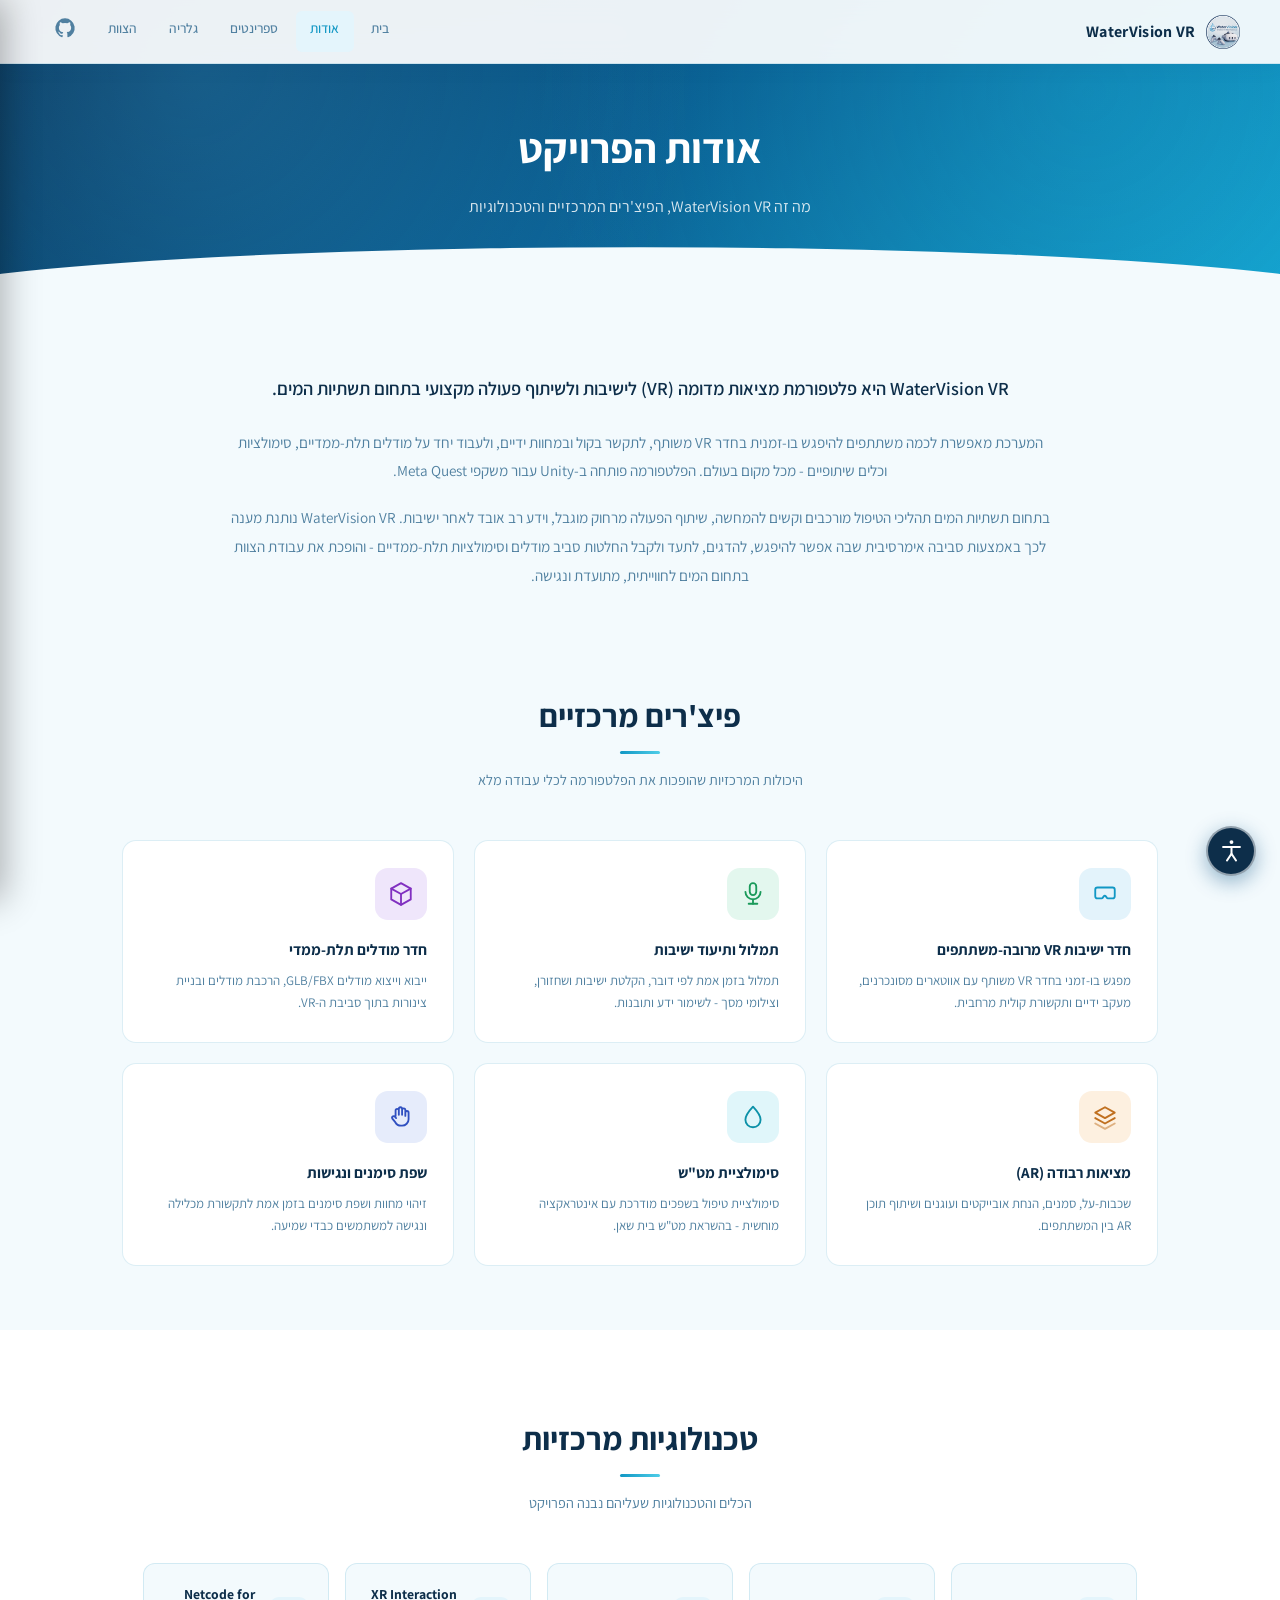
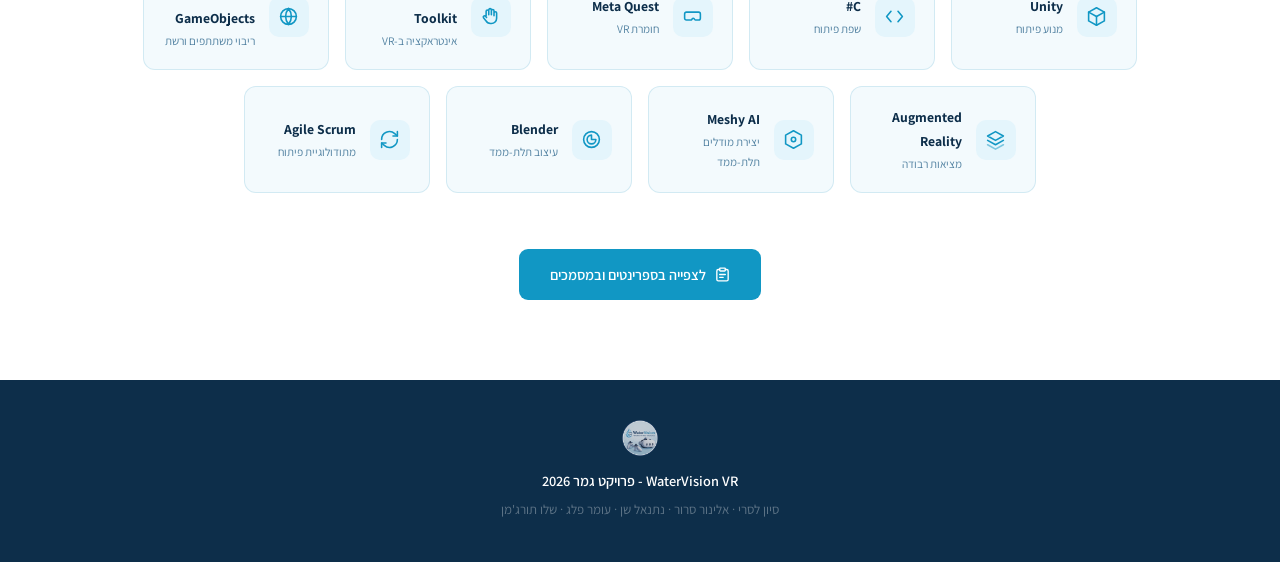
<file: about.html>
<!DOCTYPE html>
<html lang="he" dir="rtl">
<head>
  <meta charset="UTF-8" />
  <meta name="viewport" content="width=device-width, initial-scale=1.0" />
  <title>WaterVision VR - אודות</title>
  <link rel="icon" href="assets/favicon.ico" sizes="any" />
  <link rel="icon" type="image/png" href="assets/favicon-32.png" sizes="32x32" />
  <link rel="apple-touch-icon" href="assets/favicon-180.png" />
  <link rel="preconnect" href="https://fonts.googleapis.com">
  <link rel="preconnect" href="https://fonts.gstatic.com" crossorigin>
  <link href="https://fonts.googleapis.com/css2?family=Assistant:wght@300;400;500;600;700;800&display=swap" rel="stylesheet">
  <link rel="stylesheet" href="css/style.css?v=9" />
  <script>/*a11y-init*/try{var a=JSON.parse(localStorage.getItem("wv_a11y")||"{}"),c=document.documentElement;["contrast","grayscale","links","readable","no-motion","big-cursor"].forEach(function(k){if(a[k])c.classList.add("a11y-"+k)});if(a.font&&a.font!=100)c.style.fontSize=a.font+"%";}catch(e){}</script>
  <style>
    .about-intro { max-width: 820px; margin: 0 auto; text-align: center; }
    .about-intro .lead {
      font-size: 1.15rem; color: var(--navy); font-weight: 600;
      line-height: 1.85; margin-bottom: 1.4rem;
    }
    .about-intro p { font-size: 0.95rem; color: var(--muted); line-height: 1.9; margin-bottom: 1.1rem; }

    /* feature cards */
    .about-features {
      display: grid; grid-template-columns: repeat(3, 1fr);
      gap: 1.25rem; margin-top: 3rem;
    }
    @media(max-width:900px){ .about-features{grid-template-columns:1fr 1fr;} }
    @media(max-width:600px){ .about-features{grid-template-columns:1fr;} }
    .af-card {
      background: white; border: 1px solid var(--border); border-radius: 14px;
      padding: 1.7rem 1.6rem; transition: transform 0.3s, box-shadow 0.3s;
    }
    .af-card:hover { transform: translateY(-6px); box-shadow: 0 16px 40px rgba(10,80,130,0.13); }
    .af-icon {
      width: 52px; height: 52px; border-radius: 13px;
      display: flex; align-items: center; justify-content: center;
      margin-bottom: 1rem;
    }
    .af-icon svg { width: 26px; height: 26px; }
    .af-card:nth-child(1) .af-icon { background:#e3f3fb; color:#1197c4; }
    .af-card:nth-child(2) .af-icon { background:#e3f7ee; color:#1a9a5a; }
    .af-card:nth-child(3) .af-icon { background:#efe6fb; color:#8030c0; }
    .af-card:nth-child(4) .af-icon { background:#fdf0e0; color:#c07020; }
    .af-card:nth-child(5) .af-icon { background:#e0f6fa; color:#0c91a8; }
    .af-card:nth-child(6) .af-icon { background:#e6ecfb; color:#3050c0; }
    .af-card h3 { font-size: 0.95rem; font-weight: 700; color: var(--navy); margin-bottom: 0.45rem; }
    .af-card p { font-size: 0.82rem; color: var(--muted); line-height: 1.7; }

    /* technologies */
    .tech-section { background: white; padding: 5rem 2rem; }
    .tech-inner { max-width: 1000px; margin: 0 auto; }
    .tech-grid {
      display: flex; flex-wrap: wrap; justify-content: center;
      gap: 1rem; margin-top: 2.5rem;
    }
    .tech-card {
      width: 186px;
      background: var(--bg); border: 1px solid var(--border); border-radius: 12px;
      padding: 1.1rem 1.2rem; display: flex; align-items: center; gap: 0.85rem;
      transition: transform 0.2s, border-color 0.2s;
    }
    @media(max-width:600px){ .tech-card { width: 100%; max-width: 300px; } }
    .tech-card:hover { transform: translateY(-3px); border-color: var(--teal); }
    .tech-ic {
      width: 40px; height: 40px; border-radius: 10px; flex-shrink: 0;
      background: var(--pale); color: var(--teal);
      display: flex; align-items: center; justify-content: center;
    }
    .tech-ic svg { width: 21px; height: 21px; }
    .tech-card .tc-name { font-size: 0.86rem; font-weight: 700; color: var(--navy); }
    .tech-card .tc-cat { font-size: 0.72rem; color: var(--muted); margin-top: 0.1rem; }

    .about-cta { text-align: center; margin-top: 3.5rem; }
    .about-cta a {
      display: inline-flex; align-items: center; gap: 0.5rem;
      background: var(--teal); color: white; padding: 0.8rem 1.9rem;
      border-radius: 9px; font-weight: 600; font-size: 0.9rem;
      transition: background 0.2s, transform 0.2s;
    }
    .about-cta a:hover { background: var(--dark); color: white; transform: translateY(-2px); }
    .about-cta a svg { width: 17px; height: 17px; }
  </style>
</head>
<body>

<nav>
  <div class="nav-logo">
    <img src="assets/logo.png" alt="WaterVision" />
    <span>WaterVision VR</span>
  </div>
  <div class="nav-links">
    <a href="index.html">בית</a>
    <a href="about.html" class="active">אודות</a>
    <a href="sprints.html">ספרינטים</a>
    <a href="gallery.html">גלריה</a>
    <a href="team.html">הצוות</a>
    <a href="https://github.com/SivanSoftware/WaterVision_VR" target="_blank" rel="noopener" class="nav-github" aria-label="GitHub" title="GitHub"><svg width="22" height="22" viewBox="0 0 24 24" fill="currentColor" aria-hidden="true"><path d="M12 1.5a10.5 10.5 0 0 0-3.32 20.47c.53.1.72-.23.72-.5v-1.8c-2.92.63-3.54-1.4-3.54-1.4-.48-1.22-1.17-1.55-1.17-1.55-.96-.65.07-.64.07-.64 1.06.07 1.62 1.09 1.62 1.09.94 1.6 2.47 1.14 3.07.87.1-.68.37-1.14.67-1.4-2.33-.27-4.78-1.17-4.78-5.18 0-1.15.41-2.08 1.08-2.82-.11-.27-.47-1.34.1-2.79 0 0 .88-.28 2.88 1.07a9.9 9.9 0 0 1 5.24 0c2-1.35 2.88-1.07 2.88-1.07.57 1.45.21 2.52.1 2.79.67.74 1.08 1.67 1.08 2.82 0 4.02-2.46 4.9-4.8 5.16.38.33.72.97.72 1.96v2.9c0 .28.19.61.73.5A10.5 10.5 0 0 0 12 1.5z"/></svg></a>
  </div>
</nav>

<div class="page-header">
  <span class="ph-bubble" style="left:10%;width:10px;height:10px;--d:7s;--delay:0s"></span>
  <span class="ph-bubble" style="left:24%;width:16px;height:16px;--d:9.5s;--delay:1.6s"></span>
  <span class="ph-bubble" style="left:40%;width:7px;height:7px;--d:6s;--delay:3.2s"></span>
  <span class="ph-bubble" style="left:55%;width:13px;height:13px;--d:8.5s;--delay:0.7s"></span>
  <span class="ph-bubble" style="left:70%;width:9px;height:9px;--d:7.5s;--delay:2.4s"></span>
  <span class="ph-bubble" style="left:84%;width:15px;height:15px;--d:10s;--delay:1.1s"></span>
  <span class="ph-bubble" style="left:92%;width:6px;height:6px;--d:6.5s;--delay:3.8s"></span>
  <h1>אודות הפרויקט</h1>
  <p>מה זה WaterVision VR, הפיצ'רים המרכזיים והטכנולוגיות</p>
</div>

<!-- INTRO -->
<div class="sec">
  <div class="about-intro fade-in">
    <p class="lead">WaterVision VR היא פלטפורמת מציאות מדומה (VR) לישיבות ולשיתוף פעולה מקצועי בתחום תשתיות המים.</p>
    <p>המערכת מאפשרת לכמה משתתפים להיפגש בו-זמנית בחדר VR משותף, לתקשר בקול ובמחוות ידיים, ולעבוד יחד על מודלים תלת-ממדיים, סימולציות וכלים שיתופיים - מכל מקום בעולם. הפלטפורמה פותחה ב-Unity עבור משקפי Meta Quest.</p>
    <p>בתחום תשתיות המים תהליכי הטיפול מורכבים וקשים להמחשה, שיתוף הפעולה מרחוק מוגבל, וידע רב אובד לאחר ישיבות. WaterVision VR נותנת מענה לכך באמצעות סביבה אימרסיבית שבה אפשר להיפגש, להדגים, לתעד ולקבל החלטות סביב מודלים וסימולציות תלת-ממדיים - והופכת את עבודת הצוות בתחום המים לחווייתית, מתועדת ונגישה.</p>
  </div>
</div>

<!-- FEATURES -->
<div class="sec" style="padding-top:1rem;">
  <div class="sec-title fade-in">
    <h2>פיצ'רים מרכזיים</h2>
    <div class="line"></div>
    <p>היכולות המרכזיות שהופכות את הפלטפורמה לכלי עבודה מלא</p>
  </div>
  <div class="about-features">
    <div class="af-card fade-in">
      <div class="af-icon"><svg viewBox="0 0 24 24" fill="none" stroke="currentColor" stroke-width="1.7" stroke-linecap="round" stroke-linejoin="round"><path d="M3 8a2 2 0 0 1 2-2h14a2 2 0 0 1 2 2v6a2 2 0 0 1-2 2h-4.4a1 1 0 0 1-.8-.4l-1.2-1.6a1 1 0 0 0-1.6 0l-1.2 1.6a1 1 0 0 1-.8.4H5a2 2 0 0 1-2-2z"/></svg></div>
      <h3>חדר ישיבות VR מרובה-משתתפים</h3>
      <p>מפגש בו-זמני בחדר VR משותף עם אווטארים מסונכרנים, מעקב ידיים ותקשורת קולית מרחבית.</p>
    </div>
    <div class="af-card fade-in">
      <div class="af-icon"><svg viewBox="0 0 24 24" fill="none" stroke="currentColor" stroke-width="1.7" stroke-linecap="round" stroke-linejoin="round"><rect x="9" y="2" width="6" height="11" rx="3"/><path d="M5 10a7 7 0 0 0 14 0"/><line x1="12" y1="17" x2="12" y2="21"/><line x1="8" y1="21" x2="16" y2="21"/></svg></div>
      <h3>תמלול ותיעוד ישיבות</h3>
      <p>תמלול בזמן אמת לפי דובר, הקלטת ישיבות ושחזורן, וצילומי מסך - לשימור ידע ותובנות.</p>
    </div>
    <div class="af-card fade-in">
      <div class="af-icon"><svg viewBox="0 0 24 24" fill="none" stroke="currentColor" stroke-width="1.7" stroke-linecap="round" stroke-linejoin="round"><path d="M12 2 3 7v10l9 5 9-5V7z"/><path d="M3 7l9 5 9-5"/><path d="M12 12v10"/></svg></div>
      <h3>חדר מודלים תלת-ממדי</h3>
      <p>ייבוא וייצוא מודלים GLB/FBX, הרכבת מודלים ובניית צינורות בתוך סביבת ה-VR.</p>
    </div>
    <div class="af-card fade-in">
      <div class="af-icon"><svg viewBox="0 0 24 24" fill="none" stroke="currentColor" stroke-width="1.7" stroke-linecap="round" stroke-linejoin="round"><path d="M12 3 3 8l9 5 9-5z"/><path d="m3 13 9 5 9-5"/><path d="m3 18 9 5 9-5" opacity="0.5"/></svg></div>
      <h3>מציאות רבודה (AR)</h3>
      <p>שכבות-על, סמנים, הנחת אובייקטים ועוגנים ושיתוף תוכן AR בין המשתתפים.</p>
    </div>
    <div class="af-card fade-in">
      <div class="af-icon"><svg viewBox="0 0 24 24" fill="none" stroke="currentColor" stroke-width="1.7" stroke-linecap="round" stroke-linejoin="round"><path d="M12 2.5C12 2.5 5 10 5 14.5a7 7 0 0 0 14 0C19 10 12 2.5 12 2.5z"/></svg></div>
      <h3>סימולציית מט"ש</h3>
      <p>סימולציית טיפול בשפכים מודרכת עם אינטראקציה מוחשית - בהשראת מט"ש בית שאן.</p>
    </div>
    <div class="af-card fade-in">
      <div class="af-icon"><svg viewBox="0 0 24 24" fill="none" stroke="currentColor" stroke-width="1.7" stroke-linecap="round" stroke-linejoin="round"><path d="M7 11V6a1.5 1.5 0 0 1 3 0v4M10 9.5V4.5a1.5 1.5 0 0 1 3 0V10M13 10V5.5a1.5 1.5 0 0 1 3 0V11M16 11V8a1.5 1.5 0 0 1 3 0v6a6 6 0 0 1-6 6h-1a6 6 0 0 1-5.3-3.2L4 13.5a1.5 1.5 0 0 1 2.6-1.5L7.5 13"/></svg></div>
      <h3>שפת סימנים ונגישות</h3>
      <p>זיהוי מחוות ושפת סימנים בזמן אמת לתקשורת מכלילה ונגישה למשתמשים כבדי שמיעה.</p>
    </div>
  </div>
</div>

<!-- TECHNOLOGIES -->
<div class="tech-section">
  <div class="tech-inner">
    <div class="sec-title fade-in">
      <h2>טכנולוגיות מרכזיות</h2>
      <div class="line"></div>
      <p>הכלים והטכנולוגיות שעליהם נבנה הפרויקט</p>
    </div>
    <div class="tech-grid fade-in">
      <div class="tech-card">
        <div class="tech-ic"><svg viewBox="0 0 24 24" fill="none" stroke="currentColor" stroke-width="1.8" stroke-linecap="round" stroke-linejoin="round"><path d="M12 2 3 7v10l9 5 9-5V7z"/><path d="M3 7l9 5 9-5"/><path d="M12 12v10"/></svg></div>
        <div><div class="tc-name">Unity</div><div class="tc-cat">מנוע פיתוח</div></div>
      </div>
      <div class="tech-card">
        <div class="tech-ic"><svg viewBox="0 0 24 24" fill="none" stroke="currentColor" stroke-width="1.8" stroke-linecap="round" stroke-linejoin="round"><path d="m8 6-5 6 5 6"/><path d="m16 6 5 6-5 6"/></svg></div>
        <div><div class="tc-name">C#</div><div class="tc-cat">שפת פיתוח</div></div>
      </div>
      <div class="tech-card">
        <div class="tech-ic"><svg viewBox="0 0 24 24" fill="none" stroke="currentColor" stroke-width="1.8" stroke-linecap="round" stroke-linejoin="round"><path d="M3 9a2 2 0 0 1 2-2h14a2 2 0 0 1 2 2v5a2 2 0 0 1-2 2h-3.6a1 1 0 0 1-.8-.4l-1-1.3a1 1 0 0 0-1.6 0l-1 1.3a1 1 0 0 1-.8.4H5a2 2 0 0 1-2-2z"/></svg></div>
        <div><div class="tc-name">Meta Quest</div><div class="tc-cat">חומרת VR</div></div>
      </div>
      <div class="tech-card">
        <div class="tech-ic"><svg viewBox="0 0 24 24" fill="none" stroke="currentColor" stroke-width="1.8" stroke-linecap="round" stroke-linejoin="round"><path d="M7 11V6a1.5 1.5 0 0 1 3 0v4M10 9.5V4.5a1.5 1.5 0 0 1 3 0V10M13 10V5.5a1.5 1.5 0 0 1 3 0V11M16 11V8a1.5 1.5 0 0 1 3 0v6a6 6 0 0 1-6 6h-1a6 6 0 0 1-5.3-3.2L4 13.5a1.5 1.5 0 0 1 2.6-1.5L7.5 13"/></svg></div>
        <div><div class="tc-name">XR Interaction Toolkit</div><div class="tc-cat">אינטראקציה ב-VR</div></div>
      </div>
      <div class="tech-card">
        <div class="tech-ic"><svg viewBox="0 0 24 24" fill="none" stroke="currentColor" stroke-width="1.8" stroke-linecap="round" stroke-linejoin="round"><circle cx="12" cy="12" r="9"/><path d="M3 12h18M12 3a14 14 0 0 1 0 18M12 3a14 14 0 0 0 0 18"/></svg></div>
        <div><div class="tc-name">Netcode for GameObjects</div><div class="tc-cat">ריבוי משתתפים ורשת</div></div>
      </div>
      <div class="tech-card">
        <div class="tech-ic"><svg viewBox="0 0 24 24" fill="none" stroke="currentColor" stroke-width="1.8" stroke-linecap="round" stroke-linejoin="round"><path d="M12 3 3 8l9 5 9-5z"/><path d="m3 13 9 5 9-5"/><path d="m3 18 9 5 9-5" opacity="0.5"/></svg></div>
        <div><div class="tc-name">Augmented Reality</div><div class="tc-cat">מציאות רבודה</div></div>
      </div>
      <div class="tech-card">
        <div class="tech-ic"><svg viewBox="0 0 24 24" fill="none" stroke="currentColor" stroke-width="1.8" stroke-linecap="round" stroke-linejoin="round"><path d="M12 2 3 7v10l9 5 9-5V7z"/><circle cx="12" cy="12" r="2.5"/></svg></div>
        <div><div class="tc-name">Meshy AI</div><div class="tc-cat">יצירת מודלים תלת-ממד</div></div>
      </div>
      <div class="tech-card">
        <div class="tech-ic"><svg viewBox="0 0 24 24" fill="none" stroke="currentColor" stroke-width="1.8" stroke-linecap="round" stroke-linejoin="round"><circle cx="12" cy="12" r="9"/><path d="M12 7a5 5 0 1 0 5 5h-5z"/></svg></div>
        <div><div class="tc-name">Blender</div><div class="tc-cat">עיצוב תלת-ממד</div></div>
      </div>
      <div class="tech-card">
        <div class="tech-ic"><svg viewBox="0 0 24 24" fill="none" stroke="currentColor" stroke-width="1.8" stroke-linecap="round" stroke-linejoin="round"><path d="M3 12a9 9 0 0 1 15-6.7L21 8"/><path d="M21 3v5h-5"/><path d="M21 12a9 9 0 0 1-15 6.7L3 16"/><path d="M3 21v-5h5"/></svg></div>
        <div><div class="tc-name">Agile Scrum</div><div class="tc-cat">מתודולוגיית פיתוח</div></div>
      </div>
    </div>

    <div class="about-cta fade-in">
      <a href="sprints.html">
        <svg viewBox="0 0 24 24" fill="none" stroke="currentColor" stroke-width="1.9" stroke-linecap="round" stroke-linejoin="round"><rect x="8" y="3" width="8" height="4" rx="1"/><path d="M8 5H6a2 2 0 0 0-2 2v12a2 2 0 0 0 2 2h12a2 2 0 0 0 2-2V7a2 2 0 0 0-2-2h-2"/><line x1="8" y1="12" x2="16" y2="12"/><line x1="8" y1="16" x2="13" y2="16"/></svg>
        לצפייה בספרינטים ובמסמכים
      </a>
    </div>
  </div>
</div>

<footer>
  <img src="assets/logo.png" alt="WaterVision" />
  <div class="footer-name">WaterVision VR - פרויקט גמר 2026</div>
  <div class="footer-team">סיון לסרי &middot; אלינור סרור &middot; נתנאל שן &middot; עומר פלג &middot; שלו תורג'מן</div>
</footer>

<script>
  const obs = new IntersectionObserver(entries => {
    entries.forEach(e => { if(e.isIntersecting){ e.target.classList.add('visible'); obs.unobserve(e.target); } });
  }, { threshold: 0.08 });
  document.querySelectorAll('.fade-in').forEach(el => obs.observe(el));
</script>
<script src="js/nav.js" defer></script>
<script src="js/effects.js" defer></script>
<script src="js/a11y.js" defer></script>
</body>
</html>
</file>
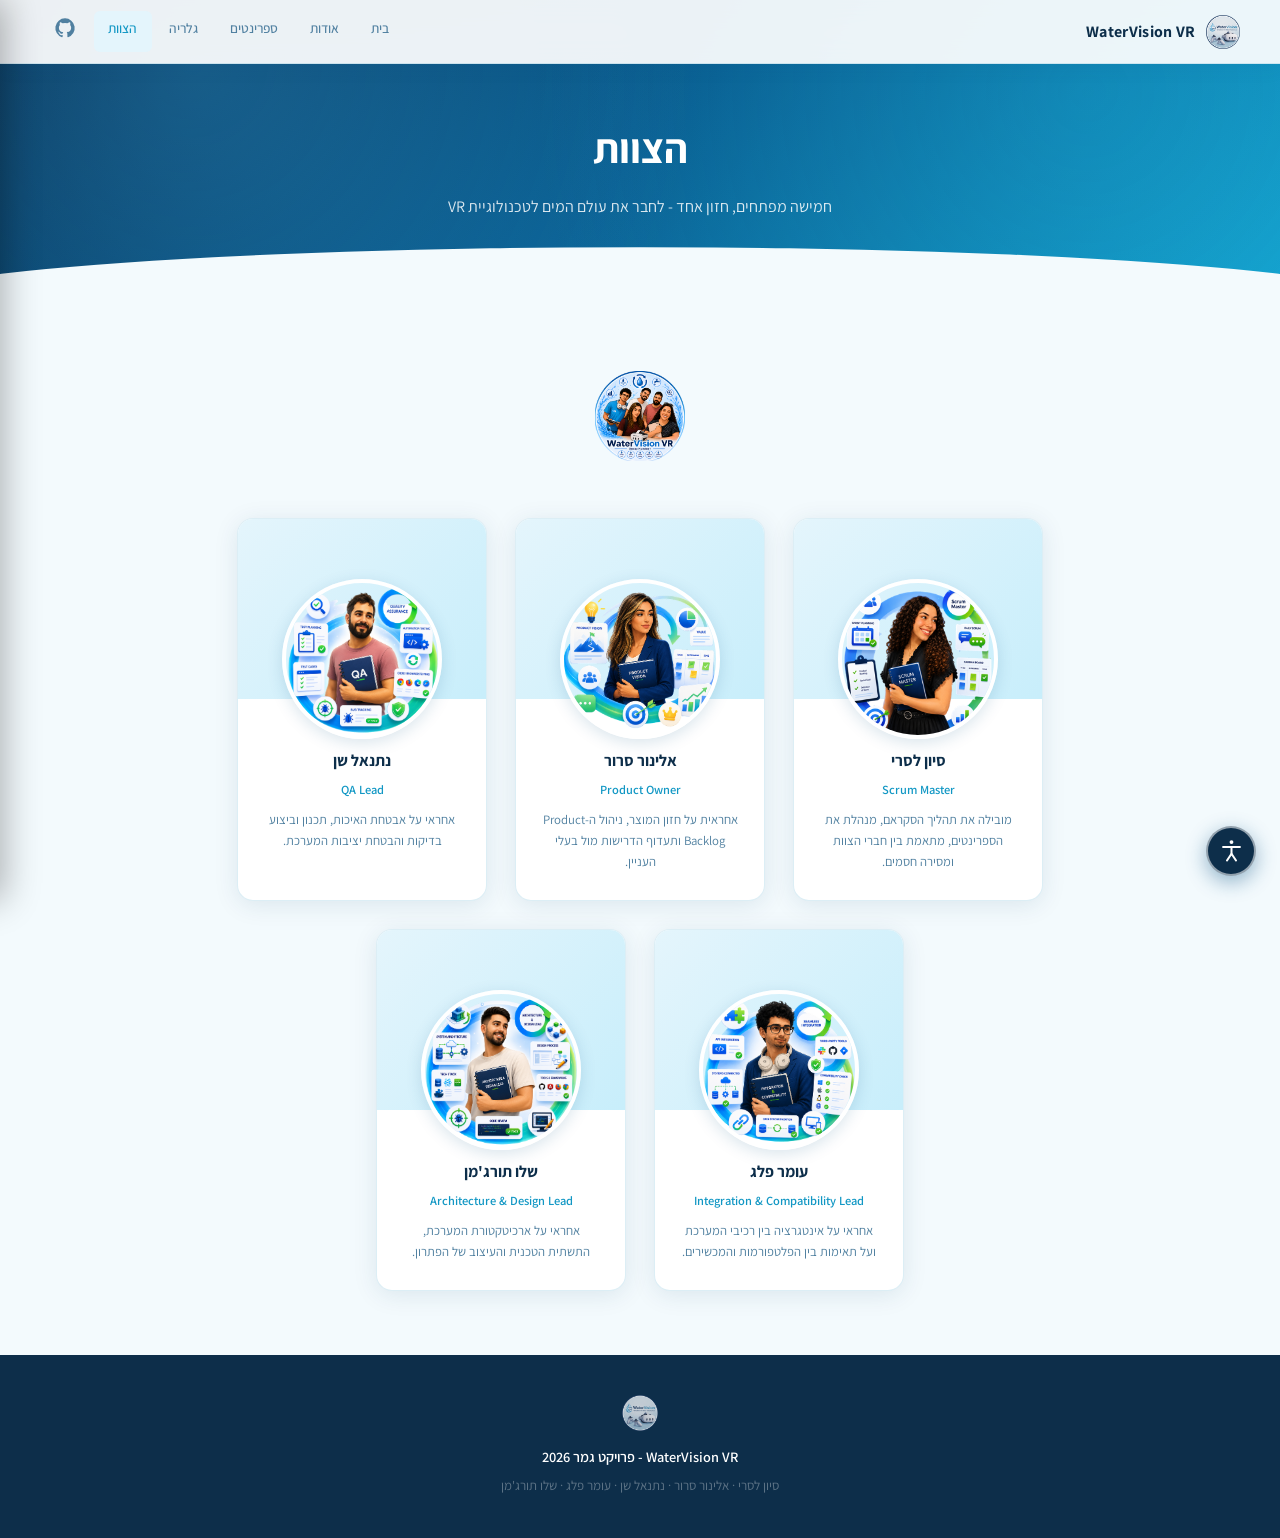
<file: team.html>
<!DOCTYPE html>
<html lang="he" dir="rtl">
<head>
  <meta charset="UTF-8" />
  <meta name="viewport" content="width=device-width, initial-scale=1.0" />
  <title>WaterVision VR - הצוות</title>
  <link rel="icon" href="assets/favicon.ico" sizes="any" />
  <link rel="icon" type="image/png" href="assets/favicon-32.png" sizes="32x32" />
  <link rel="apple-touch-icon" href="assets/favicon-180.png" />
  <link rel="preconnect" href="https://fonts.googleapis.com">
  <link rel="preconnect" href="https://fonts.gstatic.com" crossorigin>
  <link href="https://fonts.googleapis.com/css2?family=Assistant:wght@300;400;500;600;700;800&display=swap" rel="stylesheet">
  <link rel="stylesheet" href="css/style.css?v=9" />
  <script>/*a11y-init*/try{var a=JSON.parse(localStorage.getItem("wv_a11y")||"{}"),c=document.documentElement;["contrast","grayscale","links","readable","no-motion","big-cursor"].forEach(function(k){if(a[k])c.classList.add("a11y-"+k)});if(a.font&&a.font!=100)c.style.fontSize=a.font+"%";}catch(e){}</script>
  <style>
    .team-grid {
      display: flex;
      flex-wrap: wrap;
      justify-content: center;
      gap: 1.75rem;
      margin-top: 3rem;
    }

    .member-card {
      width: 250px;
      background: white;
      border: 1px solid var(--border);
      border-radius: 16px;
      overflow: hidden;
      text-align: center;
      box-shadow: var(--shadow);
      transition: transform 0.25s, box-shadow 0.25s;
    }
    .member-card:hover { transform: translateY(-6px); box-shadow: 0 12px 36px rgba(10,80,130,0.14); }

    .member-photo-wrap {
      position: relative;
      height: 180px;
      background: linear-gradient(135deg, var(--pale) 0%, #c8eefb 100%);
      display: flex;
      align-items: flex-end;
      justify-content: center;
    }
    .member-photo-wrap img {
      height: 160px;
      width: 160px;
      object-fit: cover;
      border-radius: 50%;
      border: 4px solid white;
      box-shadow: 0 4px 16px rgba(10,80,130,0.15);
      position: absolute;
      bottom: -40px;
    }

    .member-info {
      padding: 3rem 1.5rem 1.75rem;
    }
    .member-info h3 { font-size: 1rem; font-weight: 700; color: var(--navy); margin-bottom: 0.25rem; }
    .member-role { font-size: 0.78rem; color: var(--teal); font-weight: 600; margin-bottom: 0.5rem; }
    .member-desc { font-size: 0.8rem; color: var(--muted); line-height: 1.65; }

    .team-logo-wrap {
      text-align: center;
      margin-bottom: 2.5rem;
    }
    .team-logo-wrap img { height: 90px; }
  </style>
</head>
<body>

<nav>
  <div class="nav-logo">
    <img src="assets/logo.png" alt="WaterVision" />
    <span>WaterVision VR</span>
  </div>
  <div class="nav-links">
    <a href="index.html">בית</a>
    <a href="about.html">אודות</a>
    <a href="sprints.html">ספרינטים</a>
    <a href="gallery.html">גלריה</a>
    <a href="team.html" class="active">הצוות</a>
    <a href="https://github.com/SivanSoftware/WaterVision_VR" target="_blank" rel="noopener" class="nav-github" aria-label="GitHub" title="GitHub"><svg width="22" height="22" viewBox="0 0 24 24" fill="currentColor" aria-hidden="true"><path d="M12 1.5a10.5 10.5 0 0 0-3.32 20.47c.53.1.72-.23.72-.5v-1.8c-2.92.63-3.54-1.4-3.54-1.4-.48-1.22-1.17-1.55-1.17-1.55-.96-.65.07-.64.07-.64 1.06.07 1.62 1.09 1.62 1.09.94 1.6 2.47 1.14 3.07.87.1-.68.37-1.14.67-1.4-2.33-.27-4.78-1.17-4.78-5.18 0-1.15.41-2.08 1.08-2.82-.11-.27-.47-1.34.1-2.79 0 0 .88-.28 2.88 1.07a9.9 9.9 0 0 1 5.24 0c2-1.35 2.88-1.07 2.88-1.07.57 1.45.21 2.52.1 2.79.67.74 1.08 1.67 1.08 2.82 0 4.02-2.46 4.9-4.8 5.16.38.33.72.97.72 1.96v2.9c0 .28.19.61.73.5A10.5 10.5 0 0 0 12 1.5z"/></svg></a>
  </div>
</nav>

<div class="page-header">
  <span class="ph-bubble" style="left:10%;width:10px;height:10px;--d:7s;--delay:0s"></span>
  <span class="ph-bubble" style="left:24%;width:16px;height:16px;--d:9.5s;--delay:1.6s"></span>
  <span class="ph-bubble" style="left:40%;width:7px;height:7px;--d:6s;--delay:3.2s"></span>
  <span class="ph-bubble" style="left:55%;width:13px;height:13px;--d:8.5s;--delay:0.7s"></span>
  <span class="ph-bubble" style="left:70%;width:9px;height:9px;--d:7.5s;--delay:2.4s"></span>
  <span class="ph-bubble" style="left:84%;width:15px;height:15px;--d:10s;--delay:1.1s"></span>
  <span class="ph-bubble" style="left:92%;width:6px;height:6px;--d:6.5s;--delay:3.8s"></span>
  <h1>הצוות</h1>
  <p>חמישה מפתחים, חזון אחד - לחבר את עולם המים לטכנולוגיית VR</p>
</div>

<div class="sec">
  <div class="team-logo-wrap fade-in">
    <img src="assets/teamlogo.png" alt="Team Logo" />
  </div>

  <div class="team-grid">

    <div class="member-card fade-in">
      <div class="member-photo-wrap">
        <img src="assets/team/sivan.png" alt="סיון לסרי" />
      </div>
      <div class="member-info">
        <h3>סיון לסרי</h3>
        <div class="member-role">Scrum Master</div>
        <p class="member-desc">מובילה את תהליך הסקראם, מנהלת את הספרינטים, מתאמת בין חברי הצוות ומסירה חסמים.</p>
      </div>
    </div>

    <div class="member-card fade-in">
      <div class="member-photo-wrap">
        <img src="assets/team/elinor.png" alt="אלינור סרור" />
      </div>
      <div class="member-info">
        <h3>אלינור סרור</h3>
        <div class="member-role">Product Owner</div>
        <p class="member-desc">אחראית על חזון המוצר, ניהול ה-Product Backlog ותעדוף הדרישות מול בעלי העניין.</p>
      </div>
    </div>

    <div class="member-card fade-in">
      <div class="member-photo-wrap">
        <img src="assets/team/netanel.png" alt="נתנאל שן" />
      </div>
      <div class="member-info">
        <h3>נתנאל שן</h3>
        <div class="member-role">QA Lead</div>
        <p class="member-desc">אחראי על אבטחת האיכות, תכנון וביצוע בדיקות והבטחת יציבות המערכת.</p>
      </div>
    </div>

    <div class="member-card fade-in">
      <div class="member-photo-wrap">
        <img src="assets/team/omer.png" alt="עומר פלג" />
      </div>
      <div class="member-info">
        <h3>עומר פלג</h3>
        <div class="member-role">Integration &amp; Compatibility Lead</div>
        <p class="member-desc">אחראי על אינטגרציה בין רכיבי המערכת ועל תאימות בין הפלטפורמות והמכשירים.</p>
      </div>
    </div>

    <div class="member-card fade-in">
      <div class="member-photo-wrap">
        <img src="assets/team/shalev.png" alt="שלו תורג'מן" />
      </div>
      <div class="member-info">
        <h3>שלו תורג'מן</h3>
        <div class="member-role">Architecture &amp; Design Lead</div>
        <p class="member-desc">אחראי על ארכיטקטורת המערכת, התשתית הטכנית והעיצוב של הפתרון.</p>
      </div>
    </div>

  </div>
</div>

<footer>
  <img src="assets/logo.png" alt="WaterVision" />
  <div class="footer-name">WaterVision VR - פרויקט גמר 2026</div>
  <div class="footer-team">סיון לסרי &middot; אלינור סרור &middot; נתנאל שן &middot; עומר פלג &middot; שלו תורג'מן</div>
</footer>

<script>
  const obs = new IntersectionObserver(entries => {
    entries.forEach(e => { if(e.isIntersecting){ e.target.classList.add('visible'); obs.unobserve(e.target); } });
  }, { threshold: 0.1 });
  document.querySelectorAll('.fade-in').forEach(el => obs.observe(el));
</script>
<script src="js/nav.js" defer></script>
<script src="js/effects.js" defer></script>
<script src="js/a11y.js" defer></script>
</body>
</html>
</file>
<file: css/style.css>
/* ═══════════════════════════════════
   SHARED STYLES — WaterVision VR
═══════════════════════════════════ */
*, *::before, *::after { box-sizing: border-box; margin: 0; padding: 0; }

:root {
  --navy:    #0d2e4a;
  --dark:    #0e4068;
  --teal:    #1197c4;
  --bright:  #18b8e0;
  --cyan:    #4ecde8;
  --light:   #a0ddf0;
  --pale:    #e4f5fc;
  --bg:      #f3fafd;
  --white:   #ffffff;
  --text:    #1a3d58;
  --muted:   #5080a0;
  --border:  rgba(20,140,190,0.15);
  --shadow:  0 4px 24px rgba(10,60,100,0.1);
}

html { scroll-behavior: smooth; }

body {
  font-family: 'Assistant', 'Segoe UI', 'Helvetica Neue', Arial, sans-serif;
  background: var(--bg);
  color: var(--text);
  line-height: 1.75;
  overflow-x: hidden;
}

a { color: var(--teal); text-decoration: none; transition: color 0.2s; }
a:hover { color: var(--navy); }

img { max-width: 100%; }

/* ── NAV ─────────────────────────── */
nav {
  position: fixed;
  top: 0; right: 0; left: 0;
  z-index: 1000;
  background: rgba(255,255,255,0.92);
  backdrop-filter: blur(14px);
  border-bottom: 1px solid var(--border);
  padding: 0.7rem 2.5rem;
  display: flex;
  align-items: center;
  justify-content: space-between;
  box-shadow: 0 2px 20px rgba(10,80,130,0.08);
}

.nav-logo { display: flex; align-items: center; gap: 0.65rem; }
.nav-logo img { height: 34px; }
.nav-logo span { font-size: 1rem; font-weight: 700; color: var(--navy); letter-spacing: 0.02em; }

.nav-links { display: flex; gap: 0.2rem; }
.nav-links a {
  color: var(--muted);
  font-size: 0.85rem;
  font-weight: 500;
  padding: 0.35rem 0.9rem;
  border-radius: 6px;
  transition: background 0.2s, color 0.2s;
}
.nav-links a:hover,
.nav-links a.active {
  background: var(--pale);
  color: var(--teal);
}

/* ── HAMBURGER + LEFT DRAWER ─────── */
.nav-toggle {
  display: none;
  flex-direction: column; justify-content: center; gap: 5px;
  width: 44px; height: 40px; border-radius: 9px;
  background: transparent; border: 1px solid var(--border);
  cursor: pointer; padding: 0 10px;
  transition: background 0.2s, border-color 0.2s;
}
.nav-toggle:hover { background: var(--pale); border-color: var(--teal); }
.nav-toggle span { display: block; height: 2px; width: 100%; background: var(--navy); border-radius: 2px; transition: transform 0.3s, opacity 0.3s; }
.nav-toggle.open span:nth-child(1) { transform: translateY(7px) rotate(45deg); }
.nav-toggle.open span:nth-child(2) { opacity: 0; }
.nav-toggle.open span:nth-child(3) { transform: translateY(-7px) rotate(-45deg); }

.drawer-overlay {
  position: fixed; inset: 0;
  background: rgba(5,20,38,0.5); backdrop-filter: blur(2px);
  z-index: 1999; opacity: 0; visibility: hidden;
  transition: opacity 0.3s, visibility 0.3s;
}
.drawer-overlay.open { opacity: 1; visibility: visible; }

.drawer {
  position: fixed; top: 0; bottom: 0; left: 0;
  width: 285px; max-width: 82vw;
  background: linear-gradient(165deg, #062e52 0%, #0a5f92 55%, #0d7cae 100%);
  color: white; z-index: 2000;
  transform: translateX(-100%);
  transition: transform 0.35s cubic-bezier(.4,0,.2,1);
  box-shadow: 4px 0 34px rgba(0,0,0,0.3);
  padding: 1.4rem 1.15rem;
  display: flex; flex-direction: column;
  overflow-y: auto;
}
.drawer.open { transform: translateX(0); }
.drawer-close {
  position: absolute; top: 0.9rem; right: 0.9rem;
  width: 34px; height: 34px; border-radius: 8px;
  background: rgba(255,255,255,0.12); border: none; color: white;
  cursor: pointer; font-size: 1rem;
  display: flex; align-items: center; justify-content: center;
  transition: background 0.2s;
}
.drawer-close:hover { background: rgba(255,255,255,0.22); }
.drawer-head {
  display: flex; align-items: center; gap: 0.6rem;
  margin-bottom: 1.4rem; padding-bottom: 1.1rem;
  border-bottom: 1px solid rgba(255,255,255,0.16);
}
.drawer-head img { height: 40px; }
.drawer-head span { font-weight: 700; font-size: 1rem; letter-spacing: 0.02em; }
.drawer a {
  display: flex; align-items: center; gap: 0.75rem;
  color: rgba(255,255,255,0.86); padding: 0.82rem 0.85rem;
  border-radius: 10px; font-size: 0.98rem; font-weight: 500;
  margin-bottom: 0.2rem; transition: background 0.2s, color 0.2s;
}
.drawer a:hover { background: rgba(255,255,255,0.1); color: white; }
.drawer a.active { background: rgba(255,255,255,0.17); color: white; font-weight: 700; }
.drawer a svg { width: 19px; height: 19px; opacity: 0.92; flex-shrink: 0; }
.drawer-foot { margin-top: auto; padding-top: 1.2rem; font-size: 0.72rem; color: rgba(255,255,255,0.55); border-top: 1px solid rgba(255,255,255,0.12); }

/* ── PAGE HEADER ─────────────────── */
.page-header {
  padding: 7rem 2rem 5.4rem;
  background:
    radial-gradient(circle at 15% 20%, rgba(80,200,255,0.22), transparent 45%),
    radial-gradient(circle at 85% 30%, rgba(30,180,220,0.18), transparent 50%),
    linear-gradient(135deg, #062e52 0%, #0a5f92 50%, #14a3cf 100%);
  text-align: center;
  color: white;
  position: relative;
  overflow: hidden;
}
/* bottom wave */
.page-header::after {
  content: '';
  position: absolute;
  bottom: 0; left: 0; right: 0;
  height: 60px;
  background: var(--bg);
  clip-path: ellipse(60% 100% at 50% 100%);
  z-index: 2;
}
.page-header h1 { font-size: clamp(1.8rem, 4vw, 2.6rem); font-weight: 700; margin-bottom: 0.5rem; position: relative; z-index: 3; }
.page-header p { font-size: 1rem; opacity: 0.85; position: relative; z-index: 3; }

/* rising bubbles in header */
.ph-bubble {
  position: absolute;
  bottom: -24px;
  border-radius: 50%;
  background: radial-gradient(circle at 32% 28%, rgba(255,255,255,0.55), rgba(255,255,255,0.06) 70%);
  border: 1px solid rgba(255,255,255,0.28);
  animation: ph-rise var(--d, 8s) ease-in infinite var(--delay, 0s);
  pointer-events: none;
  z-index: 1;
}
@keyframes ph-rise {
  0%   { transform: translateY(0) scale(0.7); opacity: 0; }
  15%  { opacity: 0.75; }
  85%  { opacity: 0.5; }
  100% { transform: translateY(-260px) scale(1.15); opacity: 0; }
}

/* ── SECTION ─────────────────────── */
.sec { padding: 4rem 2rem; max-width: 1100px; margin: 0 auto; }

.sec-title { text-align: center; margin-bottom: 3rem; }
.sec-title h2 { font-size: clamp(1.4rem, 3vw, 2rem); font-weight: 700; color: var(--navy); margin-bottom: 0.5rem; }
.sec-title .line { width: 40px; height: 3px; background: linear-gradient(90deg, var(--teal), var(--cyan)); border-radius: 2px; margin: 0 auto 0.8rem; }
.sec-title p { color: var(--muted); font-size: 0.9rem; max-width: 500px; margin: 0 auto; }

/* ── CARDS ───────────────────────── */
.card {
  background: var(--white);
  border: 1px solid var(--border);
  border-radius: 12px;
  padding: 1.75rem;
  box-shadow: var(--shadow);
  transition: transform 0.25s, box-shadow 0.25s;
}
.card:hover { transform: translateY(-4px); box-shadow: 0 8px 32px rgba(10,80,130,0.14); }

/* ── FOOTER ──────────────────────── */
footer {
  background: var(--navy);
  color: rgba(255,255,255,0.6);
  text-align: center;
  padding: 2.5rem 2rem;
  font-size: 0.82rem;
}
footer img { height: 36px; opacity: 0.85; margin-bottom: 0.8rem; display: block; margin-left: auto; margin-right: auto; }
footer .footer-name { color: white; font-size: 0.9rem; font-weight: 600; margin-bottom: 0.35rem; }
footer .footer-team { opacity: 0.55; }

/* ── BUTTONS ─────────────────────── */
.btn {
  display: inline-flex;
  align-items: center;
  gap: 0.5rem;
  padding: 0.7rem 1.5rem;
  border-radius: 8px;
  font-size: 0.88rem;
  font-weight: 600;
  cursor: pointer;
  transition: all 0.2s;
  border: none;
  font-family: inherit;
}
.btn-primary { background: var(--teal); color: white; }
.btn-primary:hover { background: var(--dark); color: white; }
.btn-outline { background: transparent; border: 1.5px solid var(--teal); color: var(--teal); }
.btn-outline:hover { background: var(--pale); }

/* ── FADE IN ─────────────────────── */
.fade-in { opacity: 0; transform: translateY(20px); transition: opacity 0.55s ease, transform 0.55s ease; }
.fade-in.visible { opacity: 1; transform: translateY(0); }

/* ── DOC LIST ────────────────────── */
.doc-list { list-style: none; display: flex; flex-direction: column; gap: 0.4rem; }
.doc-list li a {
  display: flex; align-items: center; gap: 0.6rem;
  padding: 0.55rem 0.75rem;
  border-radius: 7px;
  color: var(--text);
  font-size: 0.84rem;
  border: 1px solid transparent;
  transition: background 0.18s, border-color 0.18s, color 0.18s;
}
.doc-list li a:hover { background: var(--pale); border-color: var(--border); color: var(--teal); }
.doc-icon { font-size: 0.9rem; flex-shrink: 0; }

/* ── VIDEO ───────────────────────── */
.video-embed {
  position: relative;
  /* 16:9 video area (56.25%) + ~40px for Google Drive's fixed control bar,
     so the player isn't squeezed into pillarbox black bars and the controls
     aren't clipped at the bottom. */
  padding-bottom: calc(56.25% + 40px);
  border-radius: 10px;
  overflow: hidden;
  border: 1px solid var(--border);
  box-shadow: var(--shadow);
  background: #000;
}
.video-embed iframe { position: absolute; top:0; left:0; width:100%; height:100%; border:none; }

/* ── GALLERY ─────────────────────── */
.gallery-grid {
  display: grid;
  grid-template-columns: repeat(auto-fill, minmax(260px, 1fr));
  gap: 1.25rem;
}
.gallery-item {
  border-radius: 10px; overflow: hidden;
  border: 1px solid var(--border);
  cursor: pointer; position: relative;
  background: var(--pale);
  box-shadow: 0 2px 12px rgba(10,60,100,0.07);
}
.gallery-item img { width: 100%; aspect-ratio: 16/10; object-fit: cover; display: block; transition: transform 0.35s, opacity 0.25s; }
.gallery-item:hover img { transform: scale(1.05); opacity: 0.85; }
.gallery-caption {
  position: absolute; bottom: 0; left: 0; right: 0;
  padding: 0.65rem 0.9rem;
  background: linear-gradient(transparent, rgba(10,40,70,0.88));
  font-size: 0.76rem; color: #c8eaf8;
  opacity: 0; transform: translateY(4px);
  transition: opacity 0.25s, transform 0.25s;
  line-height: 1.4;
}
.gallery-item:hover .gallery-caption { opacity: 1; transform: translateY(0); }

/* ── LIGHTBOX ────────────────────── */
.lightbox { display:none; position:fixed; inset:0; z-index:9999; background:rgba(5,20,38,0.96); align-items:center; justify-content:center; padding:1.5rem; }
.lightbox.open { display:flex; }
.lightbox img { max-width:88vw; max-height:80vh; border-radius:10px; object-fit:contain; box-shadow:0 8px 40px rgba(0,0,0,0.5); }
.lightbox-close { position:absolute; top:1.25rem; left:1.25rem; background:rgba(255,255,255,0.1); border:1px solid rgba(255,255,255,0.2); color:white; font-size:1rem; width:36px; height:36px; border-radius:6px; cursor:pointer; display:flex; align-items:center; justify-content:center; transition:background 0.2s; }
.lightbox-close:hover { background:rgba(255,255,255,0.2); }
.lightbox-nav { position:absolute; top:50%; transform:translateY(-50%); background:rgba(255,255,255,0.08); border:1px solid rgba(255,255,255,0.15); color:white; font-size:1.5rem; width:44px; height:44px; border-radius:8px; cursor:pointer; display:flex; align-items:center; justify-content:center; transition:background 0.2s; }
.lightbox-nav:hover { background:rgba(20,150,200,0.4); }
.lightbox-prev { right:1.25rem; }
.lightbox-next { left:1.25rem; }
.lightbox-caption { position:absolute; bottom:2rem; left:50%; transform:translateX(-50%); background:rgba(5,20,40,0.85); border:1px solid rgba(255,255,255,0.12); color:#b8e4f8; padding:0.5rem 1.25rem; border-radius:6px; font-size:0.83rem; white-space:nowrap; }

/* ── TABS ────────────────────────── */
.tabs { display:flex; justify-content:center; gap:0.5rem; margin-bottom:2rem; }
.tab-btn { padding:0.45rem 1.25rem; border-radius:6px; border:1.5px solid var(--border); background:transparent; color:var(--muted); cursor:pointer; font-size:0.83rem; font-family:inherit; font-weight:500; transition:all 0.2s; }
.tab-btn.active, .tab-btn:hover { background:var(--teal); border-color:var(--teal); color:white; }
.tab-content { display:none; }
.tab-content.active { display:block; }

/* ── SPRINT BADGES ───────────────── */
.sprint-num { width:44px; height:44px; border-radius:8px; display:flex; align-items:center; justify-content:center; font-size:1.1rem; font-weight:700; flex-shrink:0; }
.s1 .sprint-num { background:#e6f4fc; border:1.5px solid #90cce8; color:#1197c4; }
.s2 .sprint-num { background:#e6f7ee; border:1.5px solid #80d4a8; color:#1a9a5a; }
.s3 .sprint-num { background:#fdf3e3; border:1.5px solid #e8c070; color:#c07020; }
.s4 .sprint-num { background:#f3eafc; border:1.5px solid #c090e0; color:#8030c0; }

.coming-badge { display:inline-flex; align-items:center; background:#f3eafc; border:1px solid #c090e0; color:#7030b0; padding:0.15rem 0.55rem; border-radius:4px; font-size:0.68rem; font-weight:500; margin-right:0.4rem; vertical-align:middle; }
.final-badge { display:inline-flex; align-items:center; background:#fdf3e3; border:1px solid #e8c070; color:#b06010; padding:0.2rem 0.65rem; border-radius:4px; font-size:0.72rem; font-weight:600; vertical-align:middle; }

@media (max-width:768px) {
  nav { padding:0.6rem 1rem; }
  .sec { padding:3rem 1rem; }
  /* switch to hamburger + left drawer */
  .nav-links { display: none; }
  .nav-toggle { display: flex; }
}

@media (max-width:600px) {
  .nav-logo img { height: 30px; }
  .nav-logo span { font-size: 0.94rem; }
}

/* ═══════════════════════════════
   INTERACTIVE EFFECTS
═══════════════════════════════ */

/* ── Scroll progress bar (fills from the right, RTL) ── */
.scroll-progress {
  position: fixed; top: 0; right: 0;
  height: 3px; width: 0;
  background: linear-gradient(90deg, var(--cyan), var(--bright), var(--teal));
  box-shadow: 0 0 8px rgba(24,184,224,0.55);
  z-index: 1001;
}

/* ── Back-to-top water droplet ── */
.to-top {
  position: fixed; bottom: 1.5rem; left: 1.5rem;
  width: 46px; height: 46px; border: none; cursor: pointer;
  background: linear-gradient(140deg, var(--bright), var(--teal));
  color: white; border-radius: 50%;
  display: flex; align-items: center; justify-content: center;
  opacity: 0; visibility: hidden; transform: translateY(16px) scale(0.85);
  transition: opacity 0.3s, transform 0.3s, visibility 0.3s, box-shadow 0.2s;
  z-index: 900; box-shadow: 0 6px 20px rgba(10,80,130,0.32);
}
.to-top svg { width: 21px; height: 21px; }
.to-top.show { opacity: 1; visibility: visible; transform: translateY(0) scale(1); }
.to-top:hover { transform: translateY(-4px) scale(1.06); box-shadow: 0 10px 26px rgba(10,80,130,0.45); }

/* ── Click water ripple ── */
.water-ripple {
  position: fixed; z-index: 9998; pointer-events: none;
  width: 14px; height: 14px; margin: -7px 0 0 -7px;
  border: 2px solid rgba(24,184,224,0.6); border-radius: 50%;
  transform: scale(0); opacity: 0.85;
  animation: ripple-out 0.7s ease-out forwards;
}
@keyframes ripple-out { to { transform: scale(6); opacity: 0; } }

/* ── Cursor trailing bubbles ── */
.cursor-bubble {
  position: fixed; z-index: 899; pointer-events: none; border-radius: 50%;
  background: radial-gradient(circle at 32% 28%, rgba(255,255,255,0.65), rgba(120,220,255,0.12) 70%);
  border: 1px solid rgba(130,225,255,0.45);
  animation: cbubble 1.3s ease-out forwards;
}
@keyframes cbubble {
  0%   { transform: translateY(0) scale(0.5); opacity: 0.75; }
  100% { transform: translateY(-42px) scale(1); opacity: 0; }
}

/* ── 3D tilt cards ── */
.tiltable { will-change: transform; }

/* ── Splash screen (home only) ── */
#splash {
  position: fixed; inset: 0; z-index: 9000;
  background: linear-gradient(160deg, #031829 0%, #062e52 42%, #0a5f92 100%);
  display: flex; align-items: center; justify-content: center;
  transition: opacity 0.6s ease, visibility 0.6s;
  overflow: hidden;
}
#splash.hide { opacity: 0; visibility: hidden; }
html.splash-seen #splash { display: none; }
.splash-inner { text-align: center; position: relative; z-index: 2; }
.splash-logo {
  width: 112px; height: 112px; border-radius: 50%;
  border: 3px solid rgba(255,255,255,0.85);
  box-shadow: 0 0 44px rgba(80,200,255,0.5);
  animation: splash-pop 0.85s cubic-bezier(.2,.8,.2,1);
}
@keyframes splash-pop {
  0%   { transform: scale(0.4) rotateY(180deg); opacity: 0; }
  100% { transform: scale(1) rotateY(0); opacity: 1; }
}
.splash-title { color: white; font-size: 1.65rem; font-weight: 800; margin-top: 1.1rem; letter-spacing: 0.02em; }
.splash-loader { width: 150px; height: 4px; background: rgba(255,255,255,0.15); border-radius: 4px; margin: 1.35rem auto 0; overflow: hidden; }
.splash-loader span { display: block; height: 100%; width: 0; background: linear-gradient(90deg, var(--cyan), var(--bright)); border-radius: 4px; animation: splash-fill 1.35s ease forwards; }
@keyframes splash-fill { to { width: 100%; } }
/* splash rising bubbles */
.splash-bubble {
  position: absolute; bottom: -20px; border-radius: 50%;
  background: radial-gradient(circle at 32% 28%, rgba(255,255,255,0.4), rgba(120,220,255,0.06) 70%);
  border: 1px solid rgba(130,225,255,0.3);
  animation: splash-rise var(--d,6s) ease-in infinite var(--delay,0s);
}
@keyframes splash-rise {
  0%   { transform: translateY(0) scale(0.7); opacity: 0; }
  15%  { opacity: 0.6; }
  100% { transform: translateY(-105vh) scale(1.1); opacity: 0; }
}

@media (hover: none) {
  .cursor-bubble { display: none; }
}
@media (prefers-reduced-motion: reduce) {
  .water-ripple, .cursor-bubble, .splash-bubble { display: none; }
}

/* ═══════════════════════════════
   ACCESSIBILITY
═══════════════════════════════ */

/* skip to content */
.skip-link {
  position: fixed; top: -60px; right: 1rem; z-index: 10000;
  background: var(--navy); color: white; padding: 0.6rem 1.3rem;
  border-radius: 0 0 8px 8px; font-weight: 700; font-size: 0.9rem;
  transition: top 0.2s;
}
.skip-link:focus { top: 0; color: white; }

/* keyboard focus visibility */
a:focus-visible, button:focus-visible, .tab-btn:focus-visible,
[tabindex]:focus-visible, input:focus-visible, .gallery-item:focus-visible, .shot:focus-visible {
  outline: 3px solid var(--bright); outline-offset: 2px; border-radius: 4px;
}

/* accessibility toggle button */
.a11y-btn {
  position: fixed; bottom: 1.5rem; right: 1.5rem;
  width: 50px; height: 50px; border-radius: 50%;
  background: var(--navy); color: white; border: 2px solid rgba(255,255,255,0.55);
  cursor: pointer; z-index: 1500;
  display: flex; align-items: center; justify-content: center;
  box-shadow: 0 6px 20px rgba(10,80,130,0.42);
  transition: transform 0.2s, background 0.2s;
}
.a11y-btn:hover { transform: scale(1.08); background: var(--dark); }
.a11y-btn svg { width: 27px; height: 27px; }

/* panel */
.a11y-panel {
  position: fixed; bottom: 5.5rem; right: 1.5rem;
  width: 300px; max-width: calc(100vw - 2rem);
  background: white; border: 1px solid var(--border); border-radius: 14px;
  box-shadow: 0 16px 44px rgba(10,60,100,0.25);
  z-index: 1501; padding: 1rem;
  opacity: 0; visibility: hidden; transform: translateY(12px);
  transition: opacity 0.25s, transform 0.25s, visibility 0.25s;
  max-height: 82vh; overflow-y: auto;
}
.a11y-panel.open { opacity: 1; visibility: visible; transform: translateY(0); }
.a11y-panel h2 { font-size: 0.98rem; color: var(--navy); margin-bottom: 0.1rem; text-align: center; }
.a11y-sub { font-size: 0.72rem; color: var(--muted); text-align: center; margin-bottom: 0.9rem; }
.a11y-grid { display: grid; grid-template-columns: 1fr 1fr; gap: 0.5rem; }
.a11y-opt {
  display: flex; flex-direction: column; align-items: center; gap: 0.35rem;
  padding: 0.75rem 0.5rem; border: 1px solid var(--border); border-radius: 10px;
  background: var(--bg); cursor: pointer; font-size: 0.74rem; font-weight: 600;
  color: var(--text); transition: all 0.15s; text-align: center; font-family: inherit;
}
.a11y-opt svg { width: 22px; height: 22px; color: var(--teal); }
.a11y-opt:hover { border-color: var(--teal); background: var(--pale); }
.a11y-opt.active { background: var(--teal); color: white; border-color: var(--teal); }
.a11y-opt.active svg { color: white; }
.a11y-reset {
  width: 100%; margin-top: 0.75rem; padding: 0.62rem;
  background: #fef0f0; color: #c0392b; border: 1px solid #f5c6cb; border-radius: 9px;
  font-weight: 700; font-size: 0.82rem; cursor: pointer; font-family: inherit;
}
.a11y-reset:hover { background: #fbdcdc; }

/* grayscale via backdrop overlay (keeps fixed elements working) */
.a11y-gray-overlay {
  position: fixed; inset: 0; pointer-events: none; z-index: 9990; display: none;
  backdrop-filter: grayscale(100%); -webkit-backdrop-filter: grayscale(100%);
}
html.a11y-grayscale .a11y-gray-overlay { display: block; }

/* ── accessibility MODES ── */
html.a11y-no-motion *, html.a11y-no-motion *::before, html.a11y-no-motion *::after {
  animation-duration: 0.001s !important; animation-iteration-count: 1 !important;
  transition-duration: 0.001s !important;
}
html.a11y-no-motion { scroll-behavior: auto !important; }

html.a11y-links a {
  text-decoration: underline !important; text-underline-offset: 3px;
  font-weight: 700 !important; outline: 1px dashed currentColor; outline-offset: 2px;
}
html.a11y-readable, html.a11y-readable * {
  font-family: Arial, "Helvetica Neue", sans-serif !important;
  letter-spacing: 0.02em !important; line-height: 1.85 !important;
}
html.a11y-big-cursor, html.a11y-big-cursor * {
  cursor: url("data:image/svg+xml,%3Csvg xmlns='http://www.w3.org/2000/svg' width='46' height='46' viewBox='0 0 24 24'%3E%3Cpath fill='white' stroke='black' stroke-width='1.5' d='M4 2l15 8-6.5 1.6L9 21 4 2z'/%3E%3C/svg%3E") 4 2, auto !important;
}

/* high contrast */
html.a11y-contrast body { background: #000 !important; }
html.a11y-contrast, html.a11y-contrast body, html.a11y-contrast p, html.a11y-contrast span,
html.a11y-contrast li, html.a11y-contrast h1, html.a11y-contrast h2, html.a11y-contrast h3,
html.a11y-contrast h4, html.a11y-contrast div, html.a11y-contrast td, html.a11y-contrast label,
html.a11y-contrast .member-role, html.a11y-contrast .tc-cat { color: #fff !important; }
html.a11y-contrast nav, html.a11y-contrast footer, html.a11y-contrast section,
html.a11y-contrast .sec, html.a11y-contrast .card, html.a11y-contrast [class*="-card"],
html.a11y-contrast .sprint-block, html.a11y-contrast .page-header, html.a11y-contrast .features-bg,
html.a11y-contrast .tech-section, html.a11y-contrast .stats-section, html.a11y-contrast .video-section,
html.a11y-contrast .timeline-section, html.a11y-contrast .quicknav-section, html.a11y-contrast .poster-section,
html.a11y-contrast .marquee-section, html.a11y-contrast .marquee-item, html.a11y-contrast .epic-tag,
html.a11y-contrast .doc-list-v2 li, html.a11y-contrast .tab-content, html.a11y-contrast #hero,
html.a11y-contrast .member-photo-wrap {
  background: #000 !important; background-image: none !important;
}
html.a11y-contrast nav, html.a11y-contrast .card, html.a11y-contrast [class*="-card"],
html.a11y-contrast .sprint-block, html.a11y-contrast .epic-tag { border: 1px solid #fff !important; }
html.a11y-contrast a { color: #ffe600 !important; }
html.a11y-contrast a:hover { color: #fff !important; }
/* keep the accessibility widget readable in contrast mode */
html.a11y-contrast .a11y-panel { background: #000 !important; border-color: #fff !important; }
html.a11y-contrast .a11y-opt { background: #111 !important; border-color: #fff !important; color: #fff !important; }
html.a11y-contrast .a11y-opt.active { background: #ffe600 !important; color: #000 !important; }
html.a11y-contrast .a11y-reset { background: #300 !important; color: #fff !important; border-color: #fff !important; }
</file>
